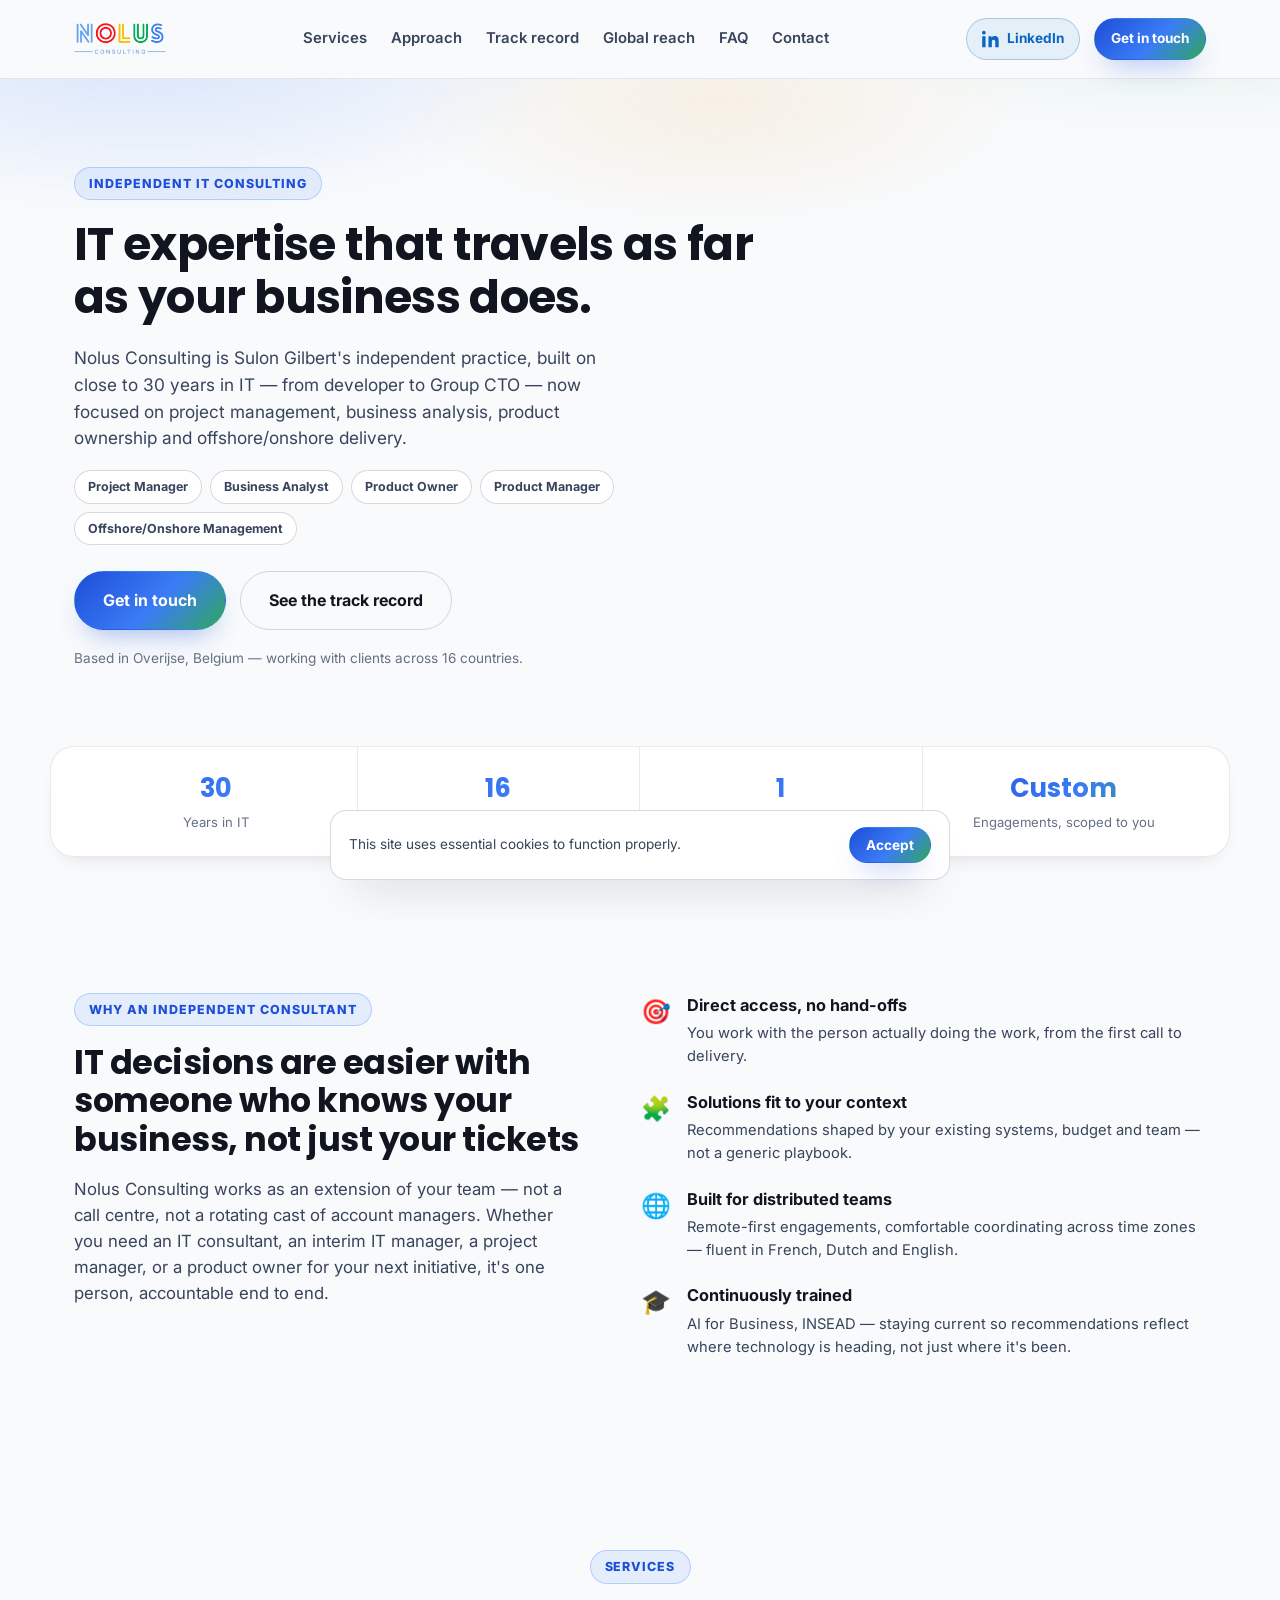
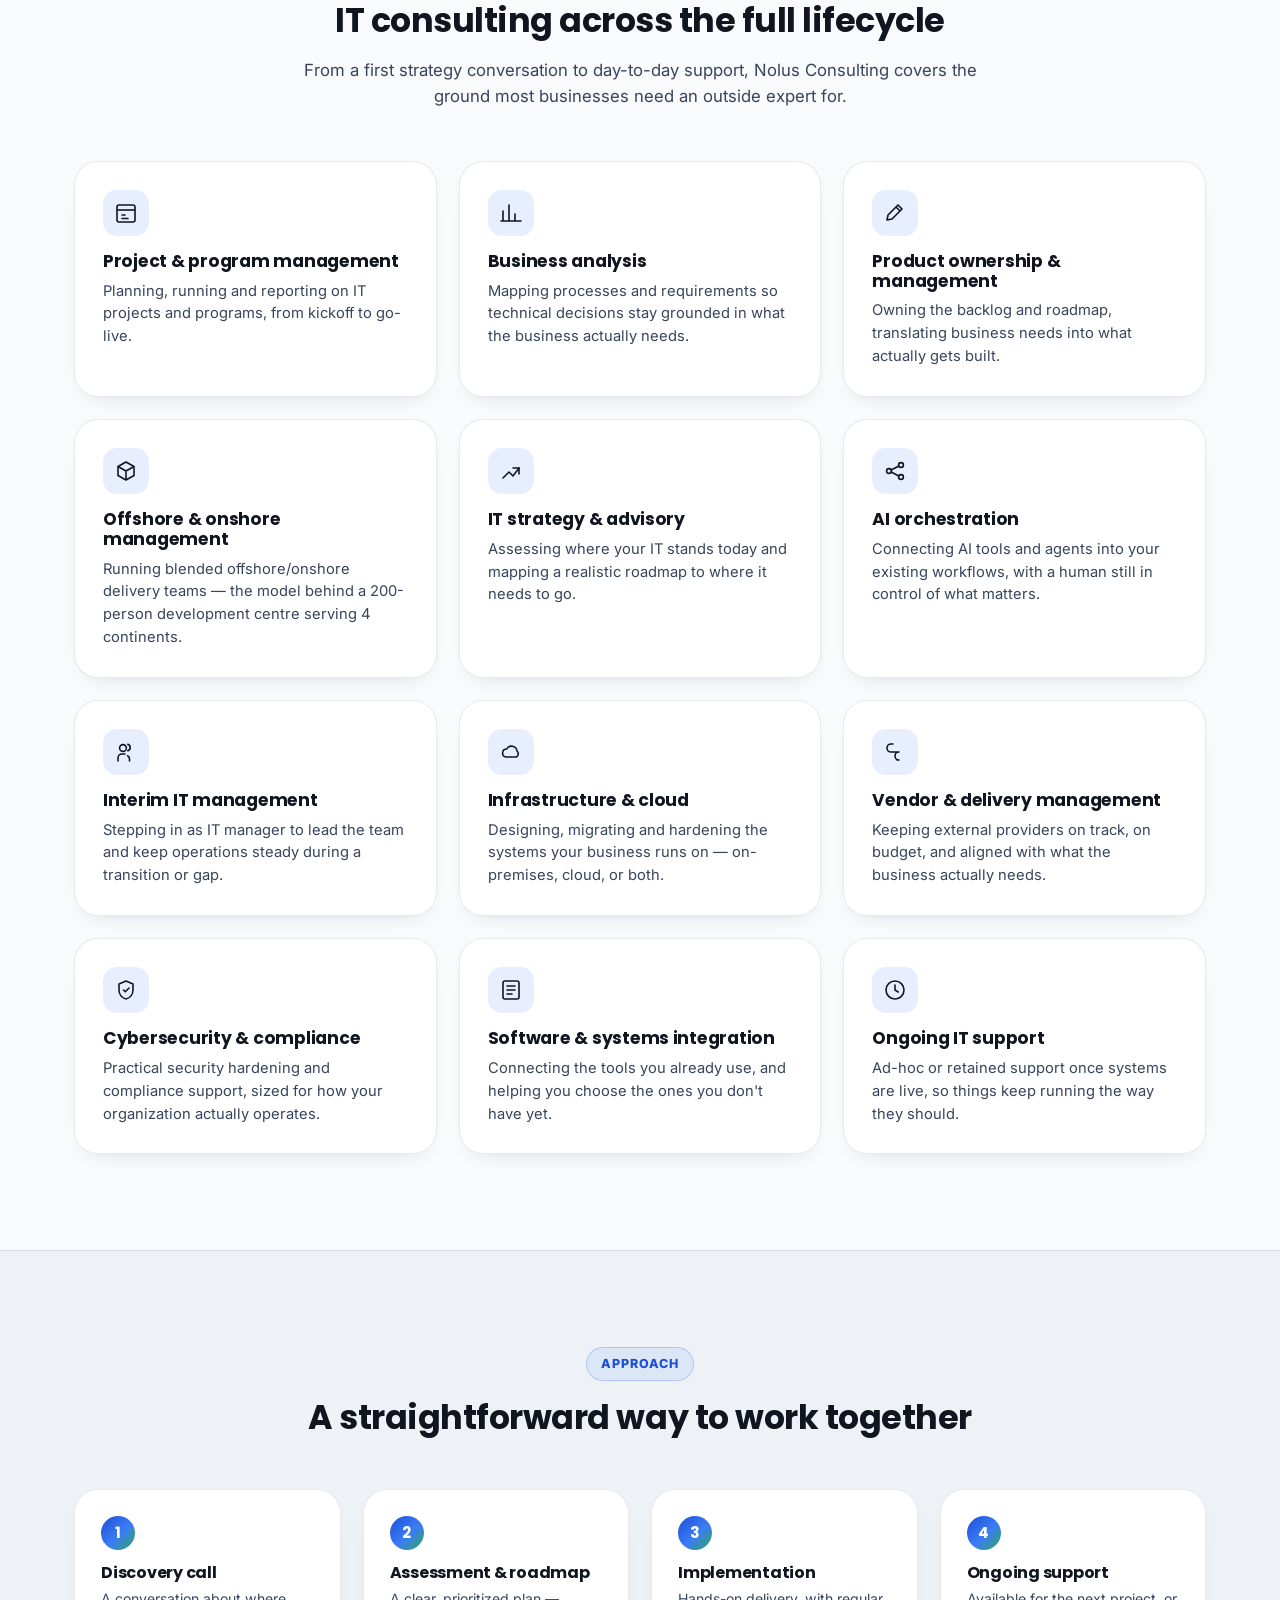
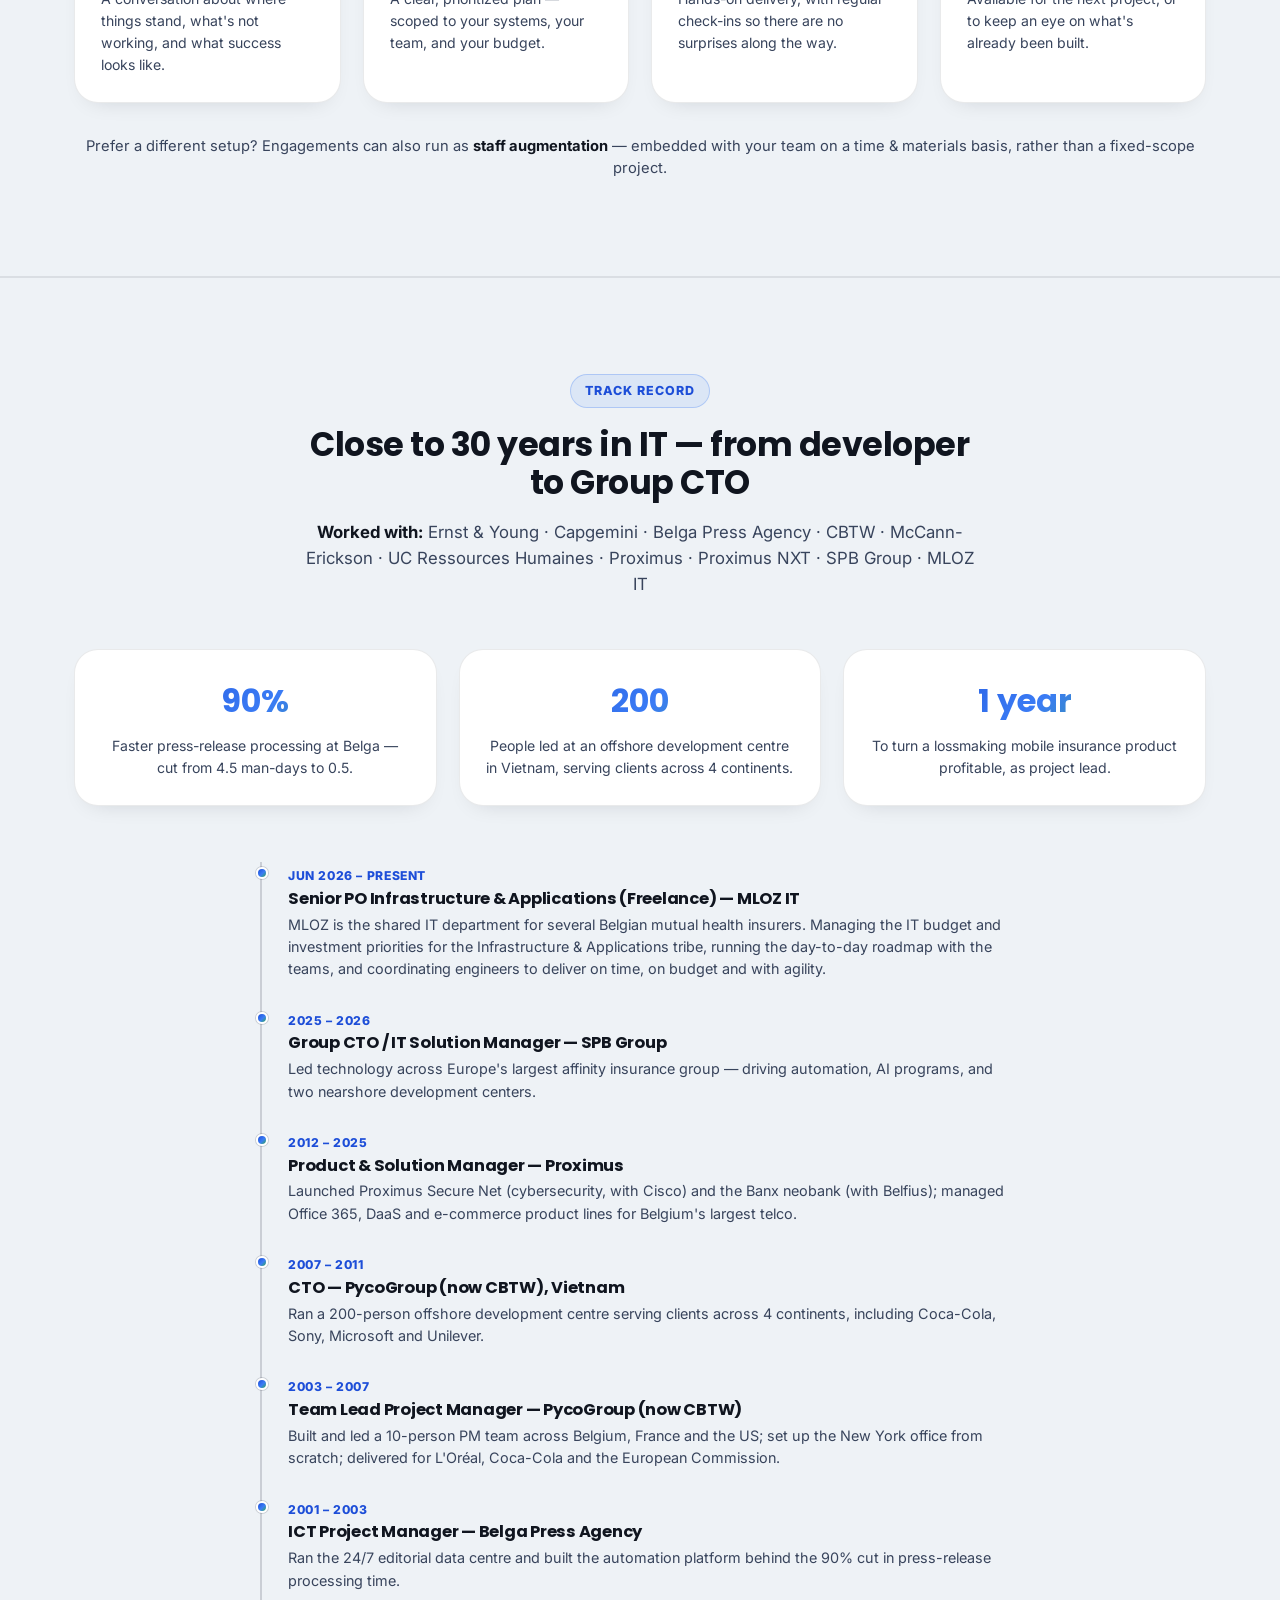
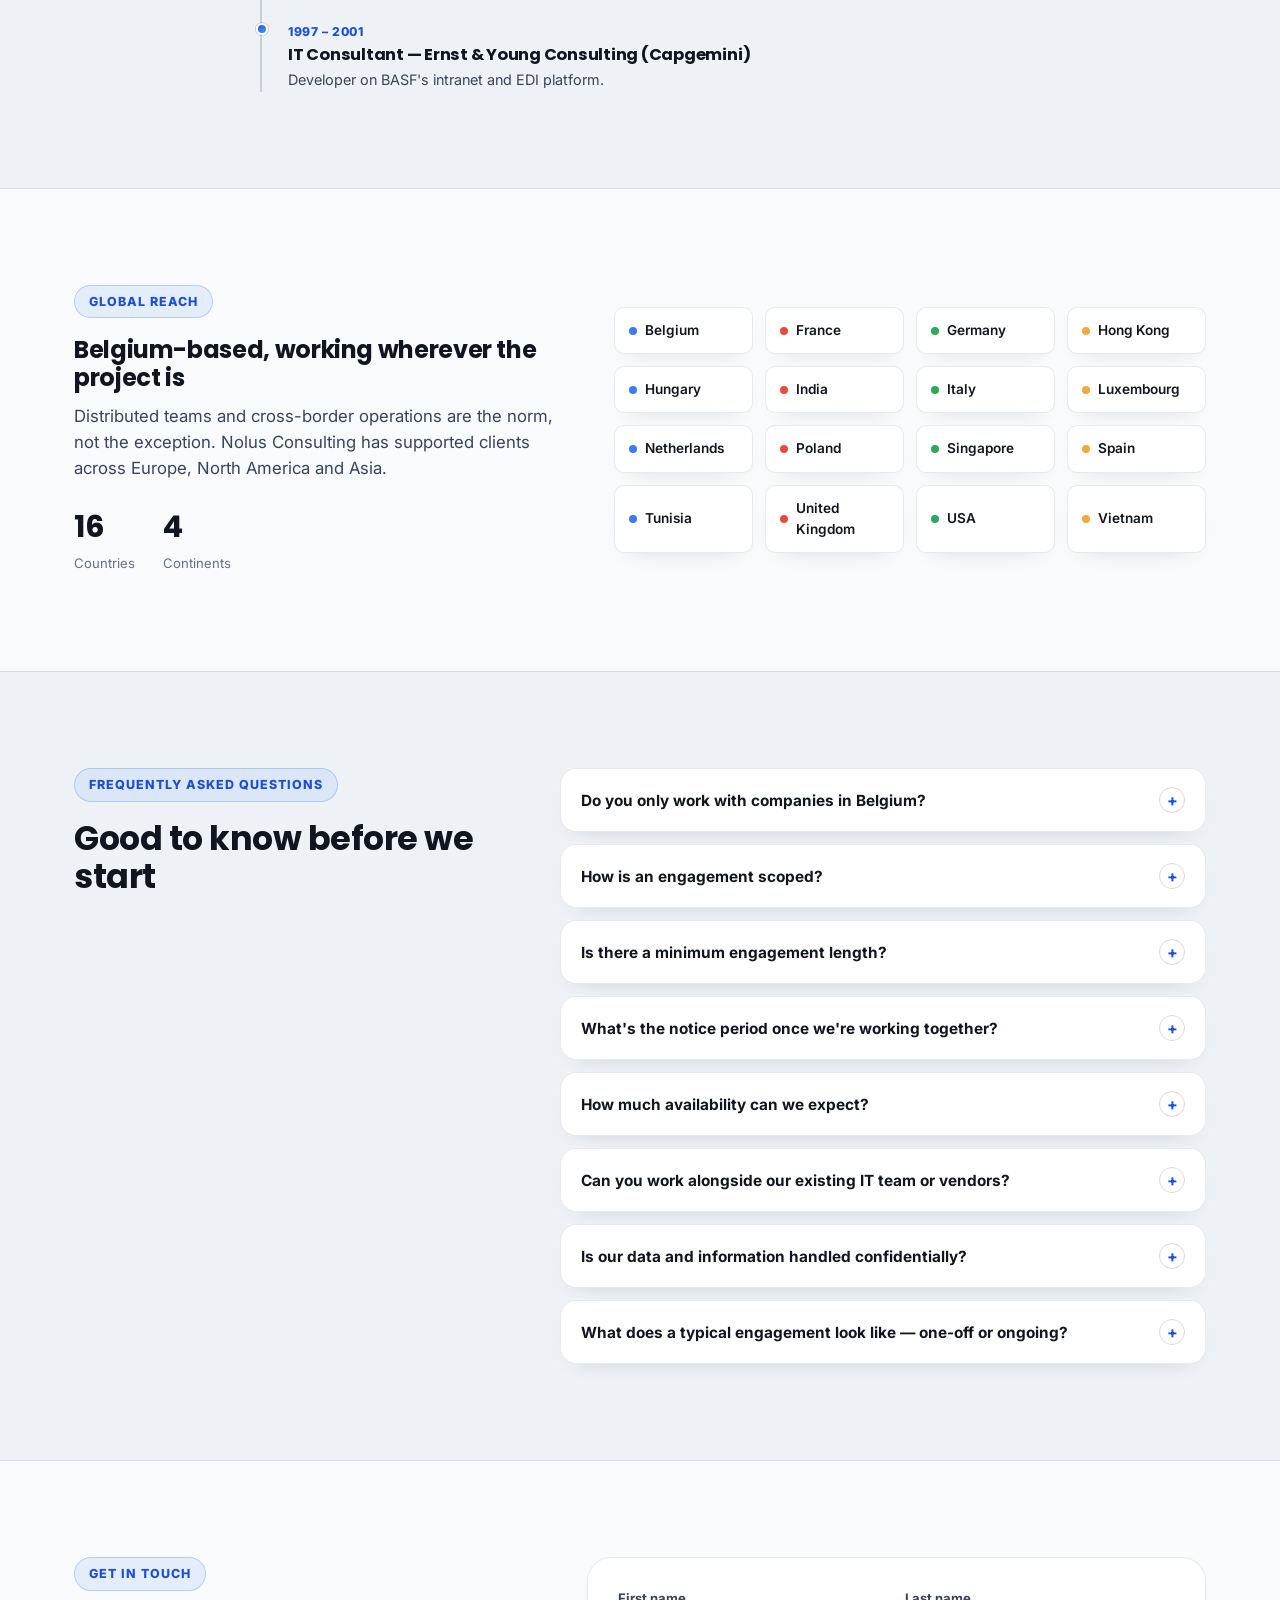
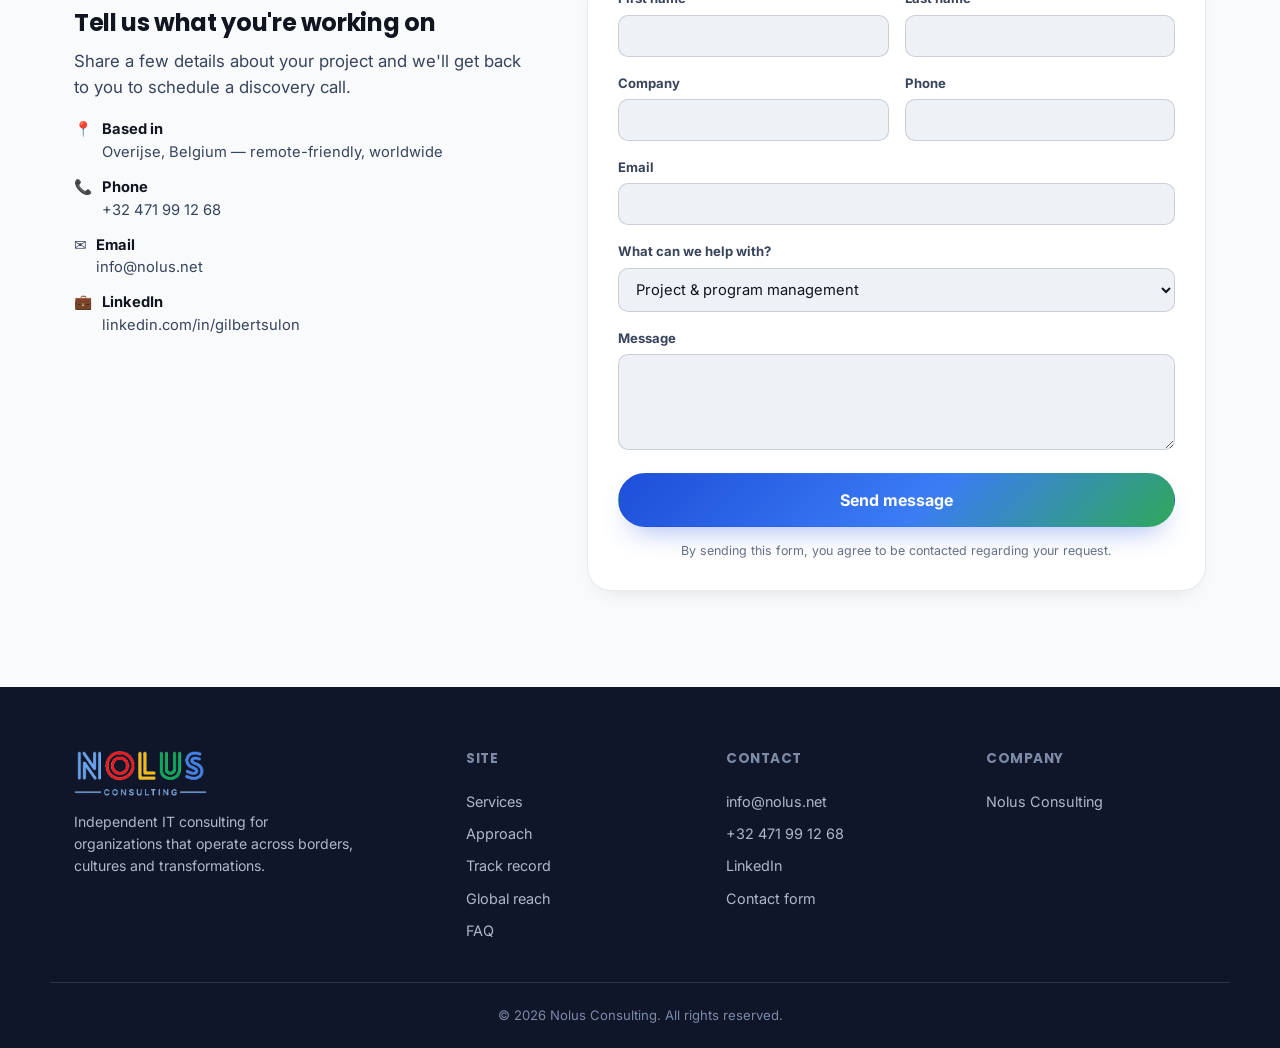
<file: index.html>
<!doctype html>
<html lang="en">
<head>
<meta charset="UTF-8">
<script src="assets/js/maintenance-check.js" data-mode="site"></script>
<meta name="viewport" content="width=device-width, initial-scale=1">
<title>Nolus Consulting — IT Consulting, Project &amp; Product Management</title>
<meta name="description" content="Nolus Consulting is Sulon Gilbert's independent practice, based in Overijse, Belgium — IT consulting, IT management, project management and product ownership for organizations across 16 countries.">
<link rel="icon" type="image/png" href="assets/img/favicon-n.png">
<link rel="preconnect" href="https://fonts.googleapis.com">
<link rel="preconnect" href="https://fonts.gstatic.com" crossorigin>
<link href="https://fonts.googleapis.com/css2?family=Poppins:wght@500;600;700&family=Inter:wght@400;500;600;700&display=swap" rel="stylesheet">
<link rel="stylesheet" href="assets/css/styles.css">
</head>
<body>

<!-- Skip link -->
<a class="skip-link" href="#main">Skip to content</a>

<!-- ============ HEADER ============ -->
<header class="site-header" id="top">
  <div class="container header-inner">
    <a href="#top" class="brand brand-sm">
      <img class="brand-logo" src="assets/img/nolus-logo.png" alt="Nolus Consulting" width="222" height="90">
    </a>

    <nav class="main-nav" id="mainNav" aria-label="Primary navigation">
      <a href="#services">Services</a>
      <a href="#approach">Approach</a>
      <a href="#track-record">Track record</a>
      <a href="#reach">Global reach</a>
      <a href="#faq">FAQ</a>
      <a href="#contact">Contact</a>
    </nav>

    <div class="header-actions">
      <a href="https://www.linkedin.com/in/gilbertsulon/" target="_blank" rel="noopener" class="linkedin-btn" aria-label="Gilbert Sulon on LinkedIn">
        <svg viewBox="0 0 24 24" fill="currentColor" width="18" height="18"><path d="M4.98 3.5C4.98 4.88 3.87 6 2.5 6S0 4.88 0 3.5 1.12 1 2.5 1s2.48 1.12 2.48 2.5zM.24 8.25h4.5V23H.24V8.25zM8.25 8.25h4.3v2.02h.06c.6-1.13 2.06-2.33 4.24-2.33 4.53 0 5.37 2.98 5.37 6.86V23h-4.5v-6.4c0-1.53-.03-3.5-2.13-3.5-2.14 0-2.47 1.67-2.47 3.39V23h-4.5V8.25z"/></svg>
        <span>LinkedIn</span>
      </a>
      <a href="#contact" class="btn btn-primary btn-sm">Get in touch</a>
      <button type="button" class="nav-toggle" id="navToggle" aria-label="Menu" aria-expanded="false" aria-controls="mainNav">
        <span></span><span></span><span></span>
      </button>
    </div>
  </div>
</header>

<main id="main">

  <!-- ============ HERO ============ -->
  <section class="hero">
    <div class="hero-glow" aria-hidden="true"></div>
    <div class="container hero-inner hero-inner-solo">
      <div class="hero-copy hero-copy-solo">
        <p class="eyebrow">Independent IT Consulting</p>
        <h1>IT expertise that travels as far as your business does.</h1>
        <p class="hero-sub">Nolus Consulting is Sulon Gilbert's independent practice, built on close to 30 years in IT — from developer to Group CTO — now focused on project management, business analysis, product ownership and offshore/onshore delivery.</p>
        <div class="role-badges">
          <span class="role-badge">Project Manager</span>
          <span class="role-badge">Business Analyst</span>
          <span class="role-badge">Product Owner</span>
          <span class="role-badge">Product Manager</span>
          <span class="role-badge">Offshore/Onshore Management</span>
        </div>
        <div class="hero-ctas">
          <a href="#contact" class="btn btn-primary btn-lg">Get in touch</a>
          <a href="#track-record" class="btn btn-ghost btn-lg">See the track record</a>
        </div>
        <p class="hero-trust">Based in Overijse, Belgium — working with clients across 16 countries.</p>
      </div>
    </div>

    <div class="stats-bar container">
      <div class="stat"><strong>30</strong><span>Years in IT</span></div>
      <div class="stat"><strong>16</strong><span>Countries served</span></div>
      <div class="stat"><strong>1</strong><span>Consultant, start to finish</span></div>
      <div class="stat"><strong>Custom</strong><span>Engagements, scoped to you</span></div>
    </div>
  </section>

  <!-- ============ WHY ============ -->
  <section class="section problem">
    <div class="container problem-grid">
      <div>
        <p class="eyebrow">Why an independent consultant</p>
        <h2>IT decisions are easier with someone who knows your business, not just your tickets</h2>
        <p class="section-lead">Nolus Consulting works as an extension of your team — not a call centre, not a rotating cast of account managers. Whether you need an IT consultant, an interim IT manager, a project manager, or a product owner for your next initiative, it's one person, accountable end to end.</p>
      </div>
      <ul class="problem-list">
        <li>
          <span class="problem-ico">🎯</span>
          <div>
            <strong>Direct access, no hand-offs</strong>
            <p>You work with the person actually doing the work, from the first call to delivery.</p>
          </div>
        </li>
        <li>
          <span class="problem-ico">🧩</span>
          <div>
            <strong>Solutions fit to your context</strong>
            <p>Recommendations shaped by your existing systems, budget and team — not a generic playbook.</p>
          </div>
        </li>
        <li>
          <span class="problem-ico">🌐</span>
          <div>
            <strong>Built for distributed teams</strong>
            <p>Remote-first engagements, comfortable coordinating across time zones — fluent in French, Dutch and English.</p>
          </div>
        </li>
        <li>
          <span class="problem-ico">🎓</span>
          <div>
            <strong>Continuously trained</strong>
            <p>AI for Business, INSEAD — staying current so recommendations reflect where technology is heading, not just where it's been.</p>
          </div>
        </li>
      </ul>
    </div>
  </section>

  <!-- ============ SERVICES ============ -->
  <section class="section" id="services">
    <div class="container">
      <div class="section-head">
        <p class="eyebrow">Services</p>
        <h2>IT consulting across the full lifecycle</h2>
        <p class="section-lead">From a first strategy conversation to day-to-day support, Nolus Consulting covers the ground most businesses need an outside expert for.</p>
      </div>

      <div class="features-grid">
        <article class="feature-card">
          <div class="feature-ico" aria-hidden="true">
            <svg viewBox="0 0 24 24" fill="none"><rect x="3" y="4" width="18" height="17" rx="2" stroke="currentColor" stroke-width="1.6"/><path d="M3 9h18" stroke="currentColor" stroke-width="1.6"/><path d="M8 14h3M8 17.5h6" stroke="currentColor" stroke-width="1.6" stroke-linecap="round"/></svg>
          </div>
          <h3>Project &amp; program management</h3>
          <p>Planning, running and reporting on IT projects and programs, from kickoff to go-live.</p>
        </article>

        <article class="feature-card">
          <div class="feature-ico" aria-hidden="true">
            <svg viewBox="0 0 24 24" fill="none"><path d="M4 20V10M10 20V4M16 20v-7M22 20H2" stroke="currentColor" stroke-width="1.6" stroke-linecap="round" stroke-linejoin="round"/></svg>
          </div>
          <h3>Business analysis</h3>
          <p>Mapping processes and requirements so technical decisions stay grounded in what the business actually needs.</p>
        </article>

        <article class="feature-card">
          <div class="feature-ico" aria-hidden="true">
            <svg viewBox="0 0 24 24" fill="none"><path d="M4 19l5-1 10-10-4-4L5 14l-1 5z" stroke="currentColor" stroke-width="1.6" stroke-linejoin="round"/><path d="M13 6l4 4" stroke="currentColor" stroke-width="1.6"/></svg>
          </div>
          <h3>Product ownership &amp; management</h3>
          <p>Owning the backlog and roadmap, translating business needs into what actually gets built.</p>
        </article>

        <article class="feature-card">
          <div class="feature-ico" aria-hidden="true">
            <svg viewBox="0 0 24 24" fill="none"><path d="M12 3l8 4.5v9L12 21l-8-4.5v-9L12 3z" stroke="currentColor" stroke-width="1.6" stroke-linejoin="round"/><path d="M4 7.5L12 12l8-4.5M12 12v9" stroke="currentColor" stroke-width="1.6" stroke-linejoin="round"/></svg>
          </div>
          <h3>Offshore &amp; onshore management</h3>
          <p>Running blended offshore/onshore delivery teams — the model behind a 200-person development centre serving 4 continents.</p>
        </article>

        <article class="feature-card">
          <div class="feature-ico" aria-hidden="true">
            <svg viewBox="0 0 24 24" fill="none"><path d="M4 19l6-6 4 4 6-8" stroke="currentColor" stroke-width="1.6" stroke-linecap="round" stroke-linejoin="round"/><path d="M14 9h6v6" stroke="currentColor" stroke-width="1.6" stroke-linecap="round" stroke-linejoin="round"/></svg>
          </div>
          <h3>IT strategy &amp; advisory</h3>
          <p>Assessing where your IT stands today and mapping a realistic roadmap to where it needs to go.</p>
        </article>

        <article class="feature-card">
          <div class="feature-ico" aria-hidden="true">
            <svg viewBox="0 0 24 24" fill="none"><circle cx="6" cy="12" r="2.4" stroke="currentColor" stroke-width="1.6"/><circle cx="18" cy="6" r="2.4" stroke="currentColor" stroke-width="1.6"/><circle cx="18" cy="18" r="2.4" stroke="currentColor" stroke-width="1.6"/><path d="M8.2 11l7.6-4M8.2 13l7.6 4" stroke="currentColor" stroke-width="1.6" stroke-linecap="round"/></svg>
          </div>
          <h3>AI orchestration</h3>
          <p>Connecting AI tools and agents into your existing workflows, with a human still in control of what matters.</p>
        </article>

        <article class="feature-card">
          <div class="feature-ico" aria-hidden="true">
            <svg viewBox="0 0 24 24" fill="none"><path d="M4 21v-3a4 4 0 014-4h3" stroke="currentColor" stroke-width="1.6" stroke-linecap="round"/><circle cx="9" cy="8" r="3.4" stroke="currentColor" stroke-width="1.6"/><path d="M15.5 21v-2.2a3.3 3.3 0 00-1.9-3M13.8 4.3a3.4 3.4 0 010 6.5" stroke="currentColor" stroke-width="1.6" stroke-linecap="round"/></svg>
          </div>
          <h3>Interim IT management</h3>
          <p>Stepping in as IT manager to lead the team and keep operations steady during a transition or gap.</p>
        </article>

        <article class="feature-card">
          <div class="feature-ico" aria-hidden="true">
            <svg viewBox="0 0 24 24" fill="none"><path d="M7 17a4 4 0 01.7-7.95A5.5 5.5 0 0118 11a3.7 3.7 0 01-.6 6H7z" stroke="currentColor" stroke-width="1.6" stroke-linejoin="round"/></svg>
          </div>
          <h3>Infrastructure &amp; cloud</h3>
          <p>Designing, migrating and hardening the systems your business runs on — on-premises, cloud, or both.</p>
        </article>

        <article class="feature-card">
          <div class="feature-ico" aria-hidden="true">
            <svg viewBox="0 0 24 24" fill="none"><path d="M8 12h8M8 12a4 4 0 010-8h2M16 12a4 4 0 000 8h-2" stroke="currentColor" stroke-width="1.6" stroke-linecap="round" stroke-linejoin="round"/></svg>
          </div>
          <h3>Vendor &amp; delivery management</h3>
          <p>Keeping external providers on track, on budget, and aligned with what the business actually needs.</p>
        </article>

        <article class="feature-card">
          <div class="feature-ico" aria-hidden="true">
            <svg viewBox="0 0 24 24" fill="none"><path d="M12 3l7 3v6c0 4.4-2.9 8.1-7 9-4.1-.9-7-4.6-7-9V6l7-3z" stroke="currentColor" stroke-width="1.6" stroke-linejoin="round"/><path d="M9.5 12l1.8 1.8L15 10" stroke="currentColor" stroke-width="1.6" stroke-linecap="round" stroke-linejoin="round"/></svg>
          </div>
          <h3>Cybersecurity &amp; compliance</h3>
          <p>Practical security hardening and compliance support, sized for how your organization actually operates.</p>
        </article>

        <article class="feature-card">
          <div class="feature-ico" aria-hidden="true">
            <svg viewBox="0 0 24 24" fill="none"><rect x="4" y="3" width="16" height="18" rx="2" stroke="currentColor" stroke-width="1.6"/><path d="M8 8h8M8 12h8M8 16h5" stroke="currentColor" stroke-width="1.6" stroke-linecap="round"/></svg>
          </div>
          <h3>Software &amp; systems integration</h3>
          <p>Connecting the tools you already use, and helping you choose the ones you don't have yet.</p>
        </article>

        <article class="feature-card">
          <div class="feature-ico" aria-hidden="true">
            <svg viewBox="0 0 24 24" fill="none"><circle cx="12" cy="12" r="9" stroke="currentColor" stroke-width="1.6"/><path d="M12 7v5l3.2 2" stroke="currentColor" stroke-width="1.6" stroke-linecap="round" stroke-linejoin="round"/></svg>
          </div>
          <h3>Ongoing IT support</h3>
          <p>Ad-hoc or retained support once systems are live, so things keep running the way they should.</p>
        </article>
      </div>
    </div>
  </section>

  <!-- ============ APPROACH ============ -->
  <section class="section section-alt" id="approach">
    <div class="container">
      <div class="section-head">
        <p class="eyebrow">Approach</p>
        <h2>A straightforward way to work together</h2>
      </div>

      <ol class="steps">
        <li class="step">
          <span class="step-num">1</span>
          <h3>Discovery call</h3>
          <p>A conversation about where things stand, what's not working, and what success looks like.</p>
        </li>
        <li class="step">
          <span class="step-num">2</span>
          <h3>Assessment &amp; roadmap</h3>
          <p>A clear, prioritized plan — scoped to your systems, your team, and your budget.</p>
        </li>
        <li class="step">
          <span class="step-num">3</span>
          <h3>Implementation</h3>
          <p>Hands-on delivery, with regular check-ins so there are no surprises along the way.</p>
        </li>
        <li class="step">
          <span class="step-num">4</span>
          <h3>Ongoing support</h3>
          <p>Available for the next project, or to keep an eye on what's already been built.</p>
        </li>
      </ol>

      <p class="approach-note">Prefer a different setup? Engagements can also run as <strong>staff augmentation</strong> — embedded with your team on a time &amp; materials basis, rather than a fixed-scope project.</p>
    </div>
  </section>

  <!-- ============ TRACK RECORD ============ -->
  <section class="section section-alt" id="track-record">
    <div class="container">
      <div class="section-head">
        <p class="eyebrow">Track record</p>
        <h2>Close to 30 years in IT — from developer to Group CTO</h2>
        <p class="section-lead trust-strip"><strong>Worked with:</strong> Ernst &amp; Young · Capgemini · Belga Press Agency · CBTW · McCann-Erickson · UC Ressources Humaines · Proximus · Proximus NXT · SPB Group · MLOZ IT</p>
      </div>

      <div class="highlights-grid">
        <div class="highlight-card">
          <strong>90%</strong>
          <p>Faster press-release processing at Belga — cut from 4.5 man-days to 0.5.</p>
        </div>
        <div class="highlight-card">
          <strong>200</strong>
          <p>People led at an offshore development centre in Vietnam, serving clients across 4 continents.</p>
        </div>
        <div class="highlight-card">
          <strong>1 year</strong>
          <p>To turn a lossmaking mobile insurance product profitable, as project lead.</p>
        </div>
      </div>

      <ol class="timeline">
        <li>
          <span class="timeline-date">Jun 2026 – Present</span>
          <h3>Senior PO Infrastructure &amp; Applications (Freelance) — MLOZ IT</h3>
          <p>MLOZ is the shared IT department for several Belgian mutual health insurers. Managing the IT budget and investment priorities for the Infrastructure &amp; Applications tribe, running the day-to-day roadmap with the teams, and coordinating engineers to deliver on time, on budget and with agility.</p>
        </li>
        <li>
          <span class="timeline-date">2025 – 2026</span>
          <h3>Group CTO / IT Solution Manager — SPB Group</h3>
          <p>Led technology across Europe's largest affinity insurance group — driving automation, AI programs, and two nearshore development centers.</p>
        </li>
        <li>
          <span class="timeline-date">2012 – 2025</span>
          <h3>Product &amp; Solution Manager — Proximus</h3>
          <p>Launched Proximus Secure Net (cybersecurity, with Cisco) and the Banx neobank (with Belfius); managed Office 365, DaaS and e-commerce product lines for Belgium's largest telco.</p>
        </li>
        <li>
          <span class="timeline-date">2007 – 2011</span>
          <h3>CTO — PycoGroup (now CBTW), Vietnam</h3>
          <p>Ran a 200-person offshore development centre serving clients across 4 continents, including Coca-Cola, Sony, Microsoft and Unilever.</p>
        </li>
        <li>
          <span class="timeline-date">2003 – 2007</span>
          <h3>Team Lead Project Manager — PycoGroup (now CBTW)</h3>
          <p>Built and led a 10-person PM team across Belgium, France and the US; set up the New York office from scratch; delivered for L'Oréal, Coca-Cola and the European Commission.</p>
        </li>
        <li>
          <span class="timeline-date">2001 – 2003</span>
          <h3>ICT Project Manager — Belga Press Agency</h3>
          <p>Ran the 24/7 editorial data centre and built the automation platform behind the 90% cut in press-release processing time.</p>
        </li>
        <li>
          <span class="timeline-date">1997 – 2001</span>
          <h3>IT Consultant — Ernst &amp; Young Consulting (Capgemini)</h3>
          <p>Developer on BASF's intranet and EDI platform.</p>
        </li>
      </ol>
    </div>
  </section>

  <!-- ============ GLOBAL REACH ============ -->
  <section class="section" id="reach">
    <div class="container reach-layout">
      <div class="reach-copy">
        <p class="eyebrow">Global reach</p>
        <h2>Belgium-based, working wherever the project is</h2>
        <p class="section-lead">Distributed teams and cross-border operations are the norm, not the exception. Nolus Consulting has supported clients across Europe, North America and Asia.</p>
        <div class="reach-stats">
          <div class="reach-stat"><strong>16</strong><span>Countries</span></div>
          <div class="reach-stat"><strong>4</strong><span>Continents</span></div>
        </div>
      </div>
      <div class="country-grid">
        <span class="country-chip"><span class="dot" style="background:var(--blue)"></span>Belgium</span>
        <span class="country-chip"><span class="dot" style="background:var(--red)"></span>France</span>
        <span class="country-chip"><span class="dot" style="background:var(--green)"></span>Germany</span>
        <span class="country-chip"><span class="dot" style="background:var(--amber)"></span>Hong Kong</span>
        <span class="country-chip"><span class="dot" style="background:var(--blue)"></span>Hungary</span>
        <span class="country-chip"><span class="dot" style="background:var(--red)"></span>India</span>
        <span class="country-chip"><span class="dot" style="background:var(--green)"></span>Italy</span>
        <span class="country-chip"><span class="dot" style="background:var(--amber)"></span>Luxembourg</span>
        <span class="country-chip"><span class="dot" style="background:var(--blue)"></span>Netherlands</span>
        <span class="country-chip"><span class="dot" style="background:var(--red)"></span>Poland</span>
        <span class="country-chip"><span class="dot" style="background:var(--green)"></span>Singapore</span>
        <span class="country-chip"><span class="dot" style="background:var(--amber)"></span>Spain</span>
        <span class="country-chip"><span class="dot" style="background:var(--blue)"></span>Tunisia</span>
        <span class="country-chip"><span class="dot" style="background:var(--red)"></span>United Kingdom</span>
        <span class="country-chip"><span class="dot" style="background:var(--green)"></span>USA</span>
        <span class="country-chip"><span class="dot" style="background:var(--amber)"></span>Vietnam</span>
      </div>
    </div>
  </section>

  <!-- ============ FAQ ============ -->
  <section class="section section-alt" id="faq">
    <div class="container faq-layout">
      <div class="section-head faq-head">
        <p class="eyebrow">Frequently asked questions</p>
        <h2>Good to know before we start</h2>
      </div>

      <div class="faq-list">
        <div class="faq-item">
          <button type="button" class="faq-question" aria-expanded="false">
            <span>Do you only work with companies in Belgium?</span>
            <span class="faq-icon" aria-hidden="true">+</span>
          </button>
          <div class="faq-answer"><p>No. Nolus Consulting is based in Overijse, Belgium, but engagements are remote-friendly.</p></div>
        </div>
        <div class="faq-item">
          <button type="button" class="faq-question" aria-expanded="false">
            <span>How is an engagement scoped?</span>
            <span class="faq-icon" aria-hidden="true">+</span>
          </button>
          <div class="faq-answer"><p>Every engagement starts with a discovery call and a written scope before any work begins, so expectations are clear on both sides.</p></div>
        </div>
        <div class="faq-item">
          <button type="button" class="faq-question" aria-expanded="false">
            <span>Is there a minimum engagement length?</span>
            <span class="faq-icon" aria-hidden="true">+</span>
          </button>
          <div class="faq-answer"><p>No fixed minimum — a short, well-defined assessment is fine. Most engagements settle into a few months once the scope is clear, and staff-augmentation setups can run for as long as you need the extra capacity.</p></div>
        </div>
        <div class="faq-item">
          <button type="button" class="faq-question" aria-expanded="false">
            <span>What's the notice period once we're working together?</span>
            <span class="faq-icon" aria-hidden="true">+</span>
          </button>
          <div class="faq-answer"><p>Typically 2–4 weeks for ongoing or staff-augmentation engagements, agreed upfront in the written scope — enough to hand over cleanly, not enough to lock you in.</p></div>
        </div>
        <div class="faq-item">
          <button type="button" class="faq-question" aria-expanded="false">
            <span>How much availability can we expect?</span>
            <span class="faq-icon" aria-hidden="true">+</span>
          </button>
          <div class="faq-answer"><p>As a solo consultant, Nolus Consulting takes on a limited number of engagements at a time. Availability — part-time, full-time, or ad hoc — is confirmed during the discovery call, before anything is signed.</p></div>
        </div>
        <div class="faq-item">
          <button type="button" class="faq-question" aria-expanded="false">
            <span>Can you work alongside our existing IT team or vendors?</span>
            <span class="faq-icon" aria-hidden="true">+</span>
          </button>
          <div class="faq-answer"><p>Yes. Many engagements are set up to complement an in-house team or an existing provider rather than replace them.</p></div>
        </div>
        <div class="faq-item">
          <button type="button" class="faq-question" aria-expanded="false">
            <span>Is our data and information handled confidentially?</span>
            <span class="faq-icon" aria-hidden="true">+</span>
          </button>
          <div class="faq-answer"><p>Yes. Confidentiality is standard practice, and an NDA can be signed before any details are shared.</p></div>
        </div>
        <div class="faq-item">
          <button type="button" class="faq-question" aria-expanded="false">
            <span>What does a typical engagement look like — one-off or ongoing?</span>
            <span class="faq-icon" aria-hidden="true">+</span>
          </button>
          <div class="faq-answer"><p>Both. Some engagements are a fixed project with a clear end date; others continue as retained, ongoing support.</p></div>
        </div>
      </div>
    </div>
  </section>

  <!-- ============ CONTACT ============ -->
  <section class="section" id="contact">
    <div class="container contact-grid">
      <div class="contact-copy">
        <p class="eyebrow">Get in touch</p>
        <h2>Tell us what you're working on</h2>
        <p class="section-lead">Share a few details about your project and we'll get back to you to schedule a discovery call.</p>
        <ul class="contact-points">
          <li>📍 <span><strong>Based in</strong><br>Overijse, Belgium — remote-friendly, worldwide</span></li>
          <li>📞 <span><strong>Phone</strong><br><a href="tel:+32471991268">+32 471 99 12 68</a></span></li>
          <li>✉️ <span><strong>Email</strong><br><a href="mailto:info@nolus.net">info@nolus.net</a></span></li>
          <li>💼 <span><strong>LinkedIn</strong><br><a href="https://www.linkedin.com/in/gilbertsulon/" target="_blank" rel="noopener">linkedin.com/in/gilbertsulon</a></span></li>
        </ul>
      </div>

      <form class="contact-form" id="contactForm" novalidate>
        <div class="form-row">
          <div class="form-field">
            <label for="firstName">First name</label>
            <input type="text" id="firstName" name="firstName" required>
          </div>
          <div class="form-field">
            <label for="lastName">Last name</label>
            <input type="text" id="lastName" name="lastName" required>
          </div>
        </div>
        <div class="form-row">
          <div class="form-field">
            <label for="company">Company</label>
            <input type="text" id="company" name="company">
          </div>
          <div class="form-field">
            <label for="phone">Phone</label>
            <input type="tel" id="phone" name="phone">
          </div>
        </div>
        <div class="form-field">
          <label for="email">Email</label>
          <input type="email" id="email" name="email" required>
        </div>
        <div class="form-field">
          <label for="topic">What can we help with?</label>
          <select id="topic" name="topic">
            <option value="pm">Project &amp; program management</option>
            <option value="ba">Business analysis</option>
            <option value="po">Product ownership &amp; management</option>
            <option value="offshore">Offshore &amp; onshore management</option>
            <option value="strategy">IT strategy &amp; advisory</option>
            <option value="ai">AI orchestration</option>
            <option value="itmgmt">Interim IT management</option>
            <option value="infra">Infrastructure &amp; cloud</option>
            <option value="security">Cybersecurity &amp; compliance</option>
            <option value="support">Ongoing IT support</option>
            <option value="other">Other</option>
          </select>
        </div>
        <div class="form-field">
          <label for="message">Message</label>
          <textarea id="message" name="message" rows="4" required></textarea>
        </div>
        <button type="submit" class="btn btn-primary btn-lg btn-block">Send message</button>
        <p class="form-note">By sending this form, you agree to be contacted regarding your request.</p>
        <p class="form-success" id="formSuccess" role="status">Opening your email client to send this to info@nolus.net — please hit send there to complete your request.</p>
      </form>
    </div>
  </section>

</main>

<!-- ============ FOOTER ============ -->
<footer class="site-footer">
  <div class="container footer-inner">
    <div class="footer-brand">
      <a href="#top" class="brand">
        <img class="brand-logo" src="assets/img/nolus-logo.png" alt="Nolus Consulting" width="222" height="90">
      </a>
      <p>Independent IT consulting for organizations that operate across borders, cultures and transformations.</p>
    </div>

    <div class="footer-col">
      <h4>Site</h4>
      <a href="#services">Services</a>
      <a href="#approach">Approach</a>
      <a href="#track-record">Track record</a>
      <a href="#reach">Global reach</a>
      <a href="#faq">FAQ</a>
    </div>
    <div class="footer-col">
      <h4>Contact</h4>
      <a href="mailto:info@nolus.net">info@nolus.net</a>
      <a href="tel:+32471991268">+32 471 99 12 68</a>
      <a href="https://www.linkedin.com/in/gilbertsulon/" target="_blank" rel="noopener">LinkedIn</a>
      <a href="#contact">Contact form</a>
    </div>
    <div class="footer-col">
      <h4>Company</h4>
      <span>Nolus Consulting</span>
    </div>
  </div>
  <div class="container footer-bottom">
    <p>© 2026 Nolus Consulting. All rights reserved.</p>
  </div>
</footer>

<!-- ============ COOKIE BANNER ============ -->
<div class="cookie-banner" id="cookieBanner" role="dialog" aria-live="polite">
  <p>This site uses essential cookies to function properly.</p>
  <button type="button" class="btn btn-primary btn-sm" id="cookieAccept">Accept</button>
</div>

<script src="assets/js/main.js"></script>
</body>
</html>
</file>
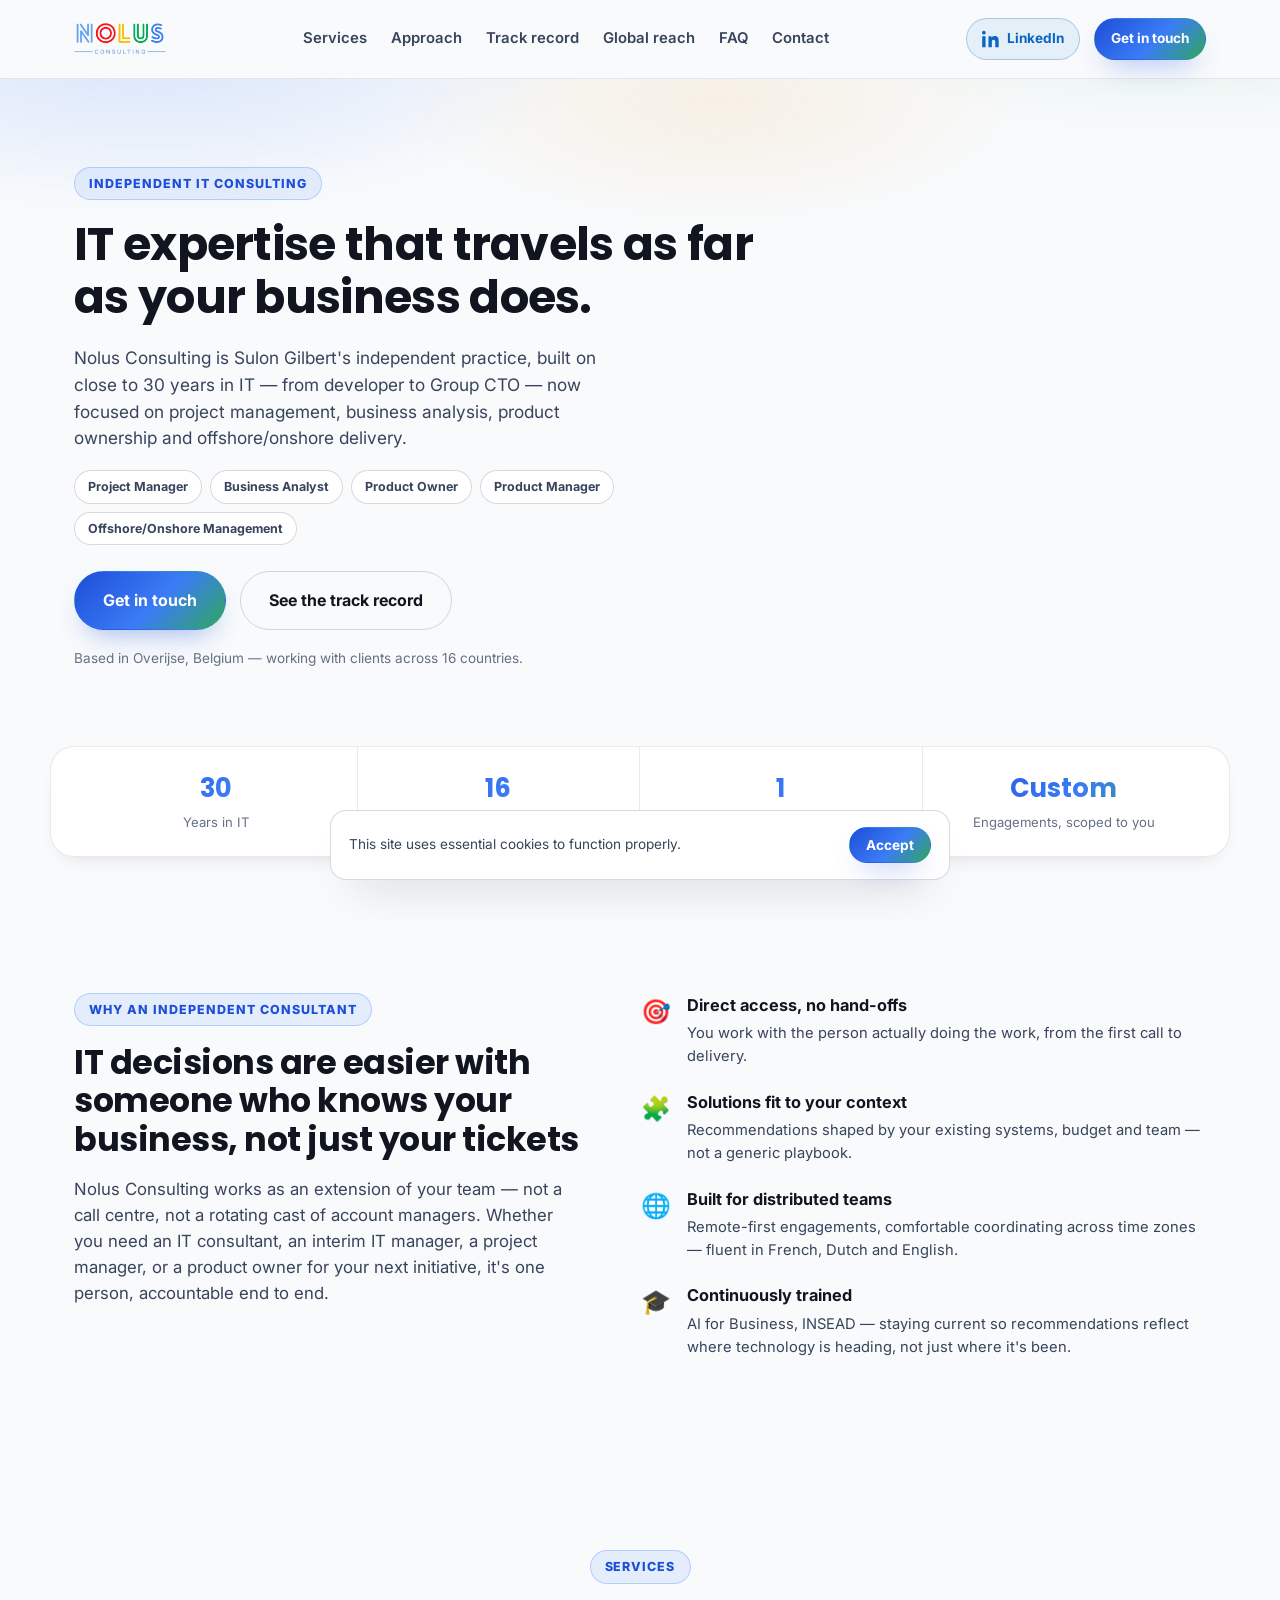
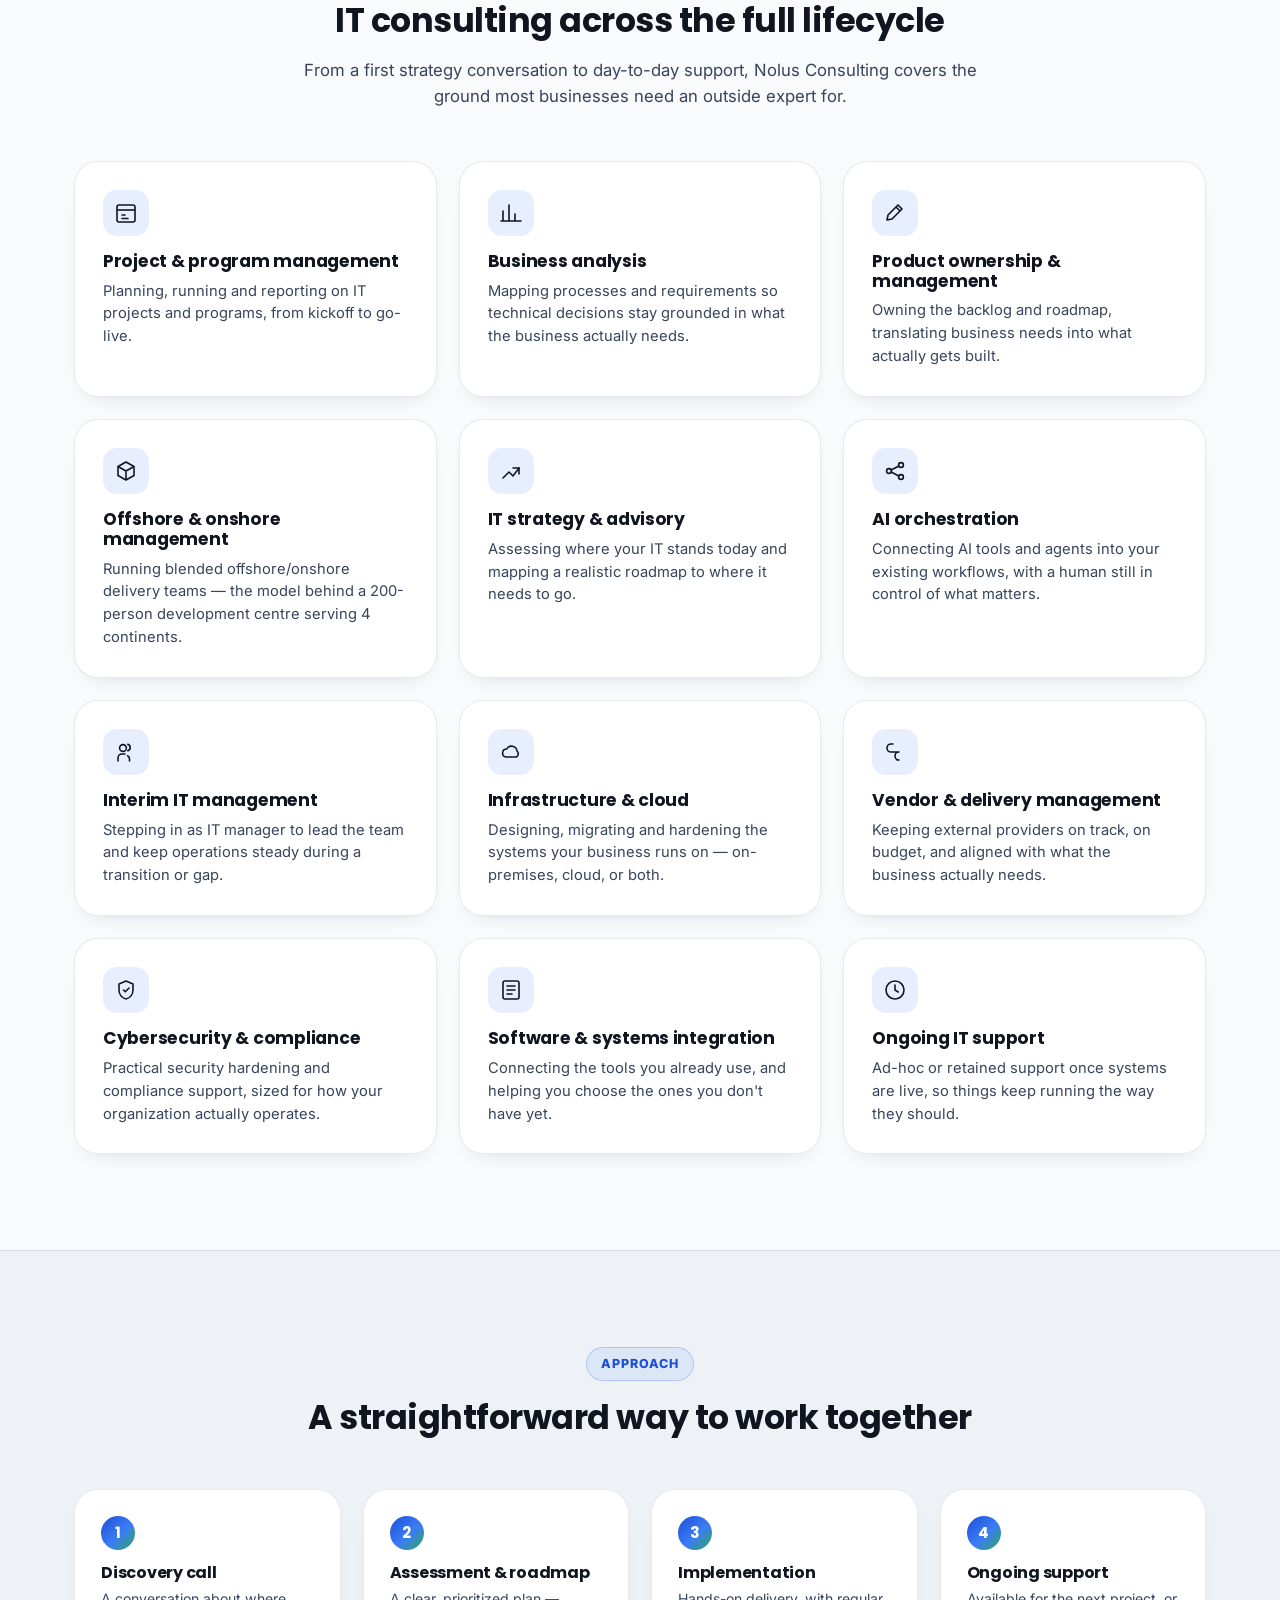
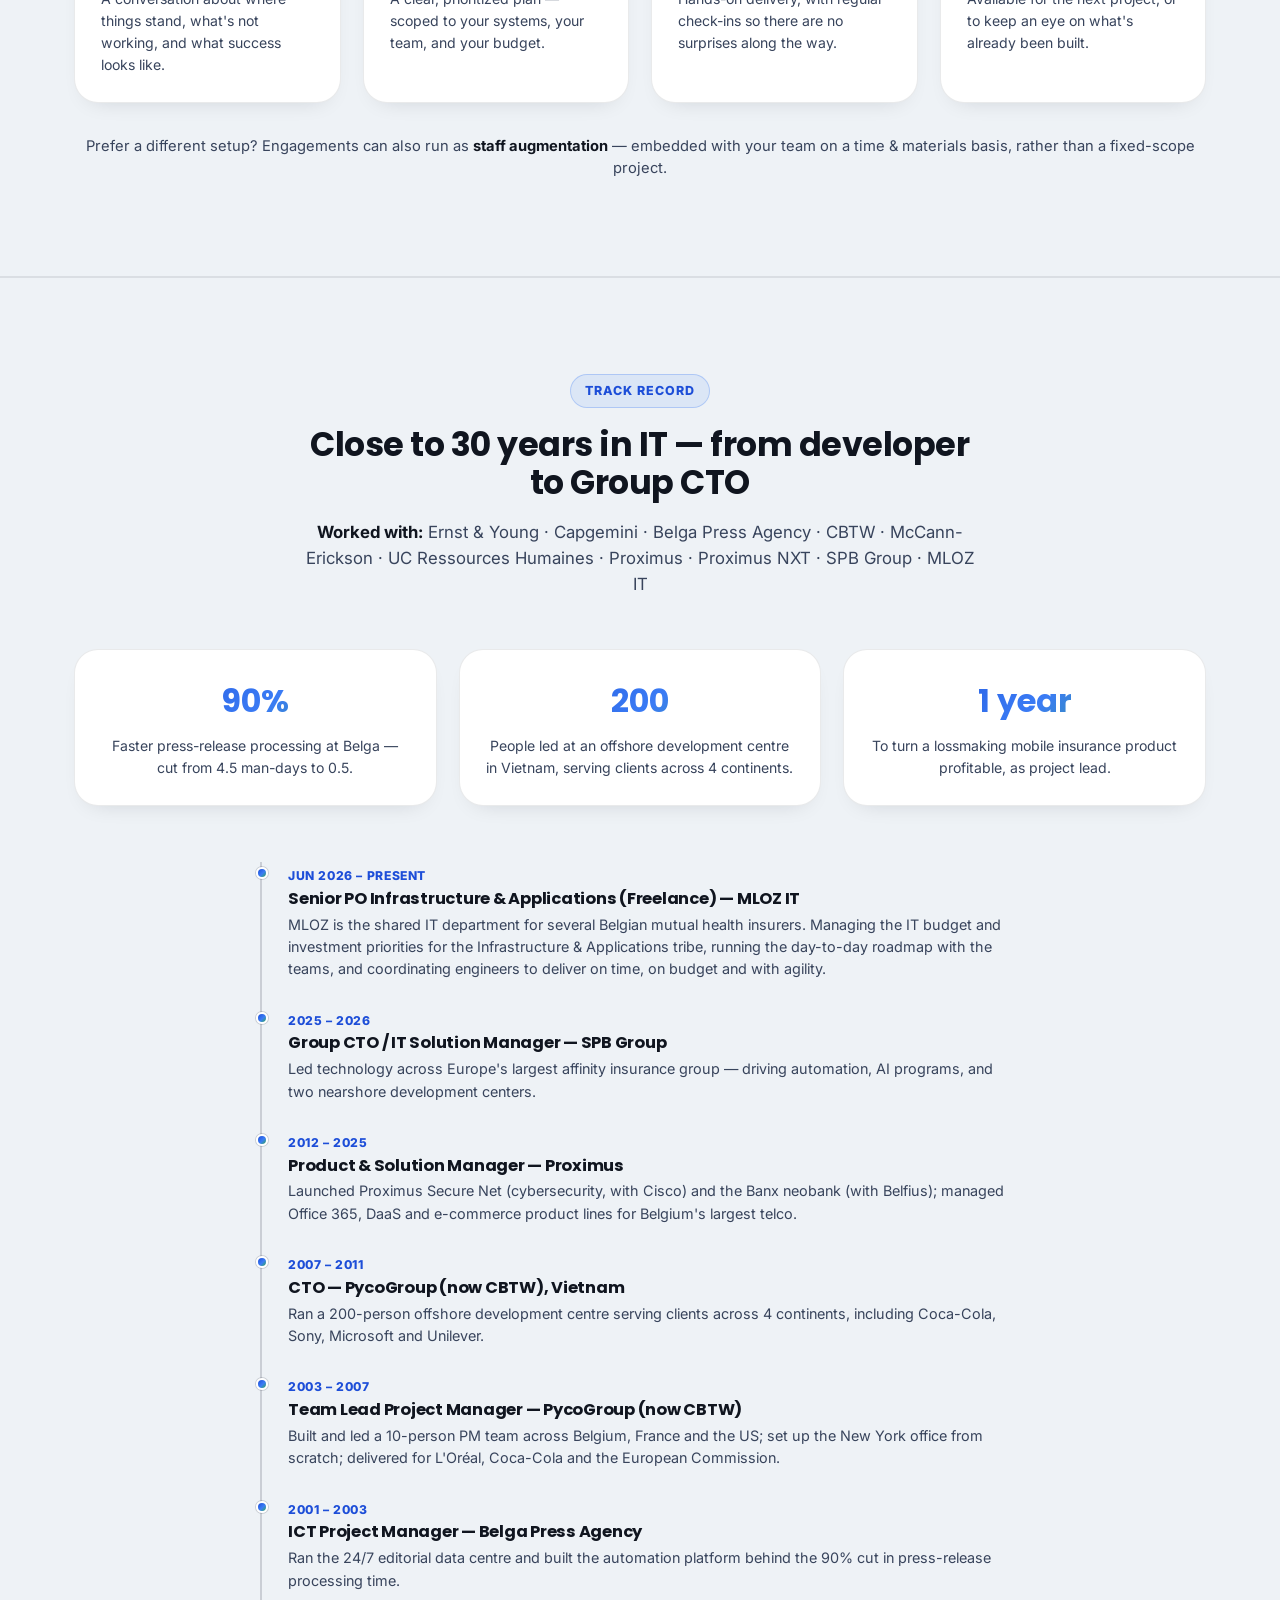
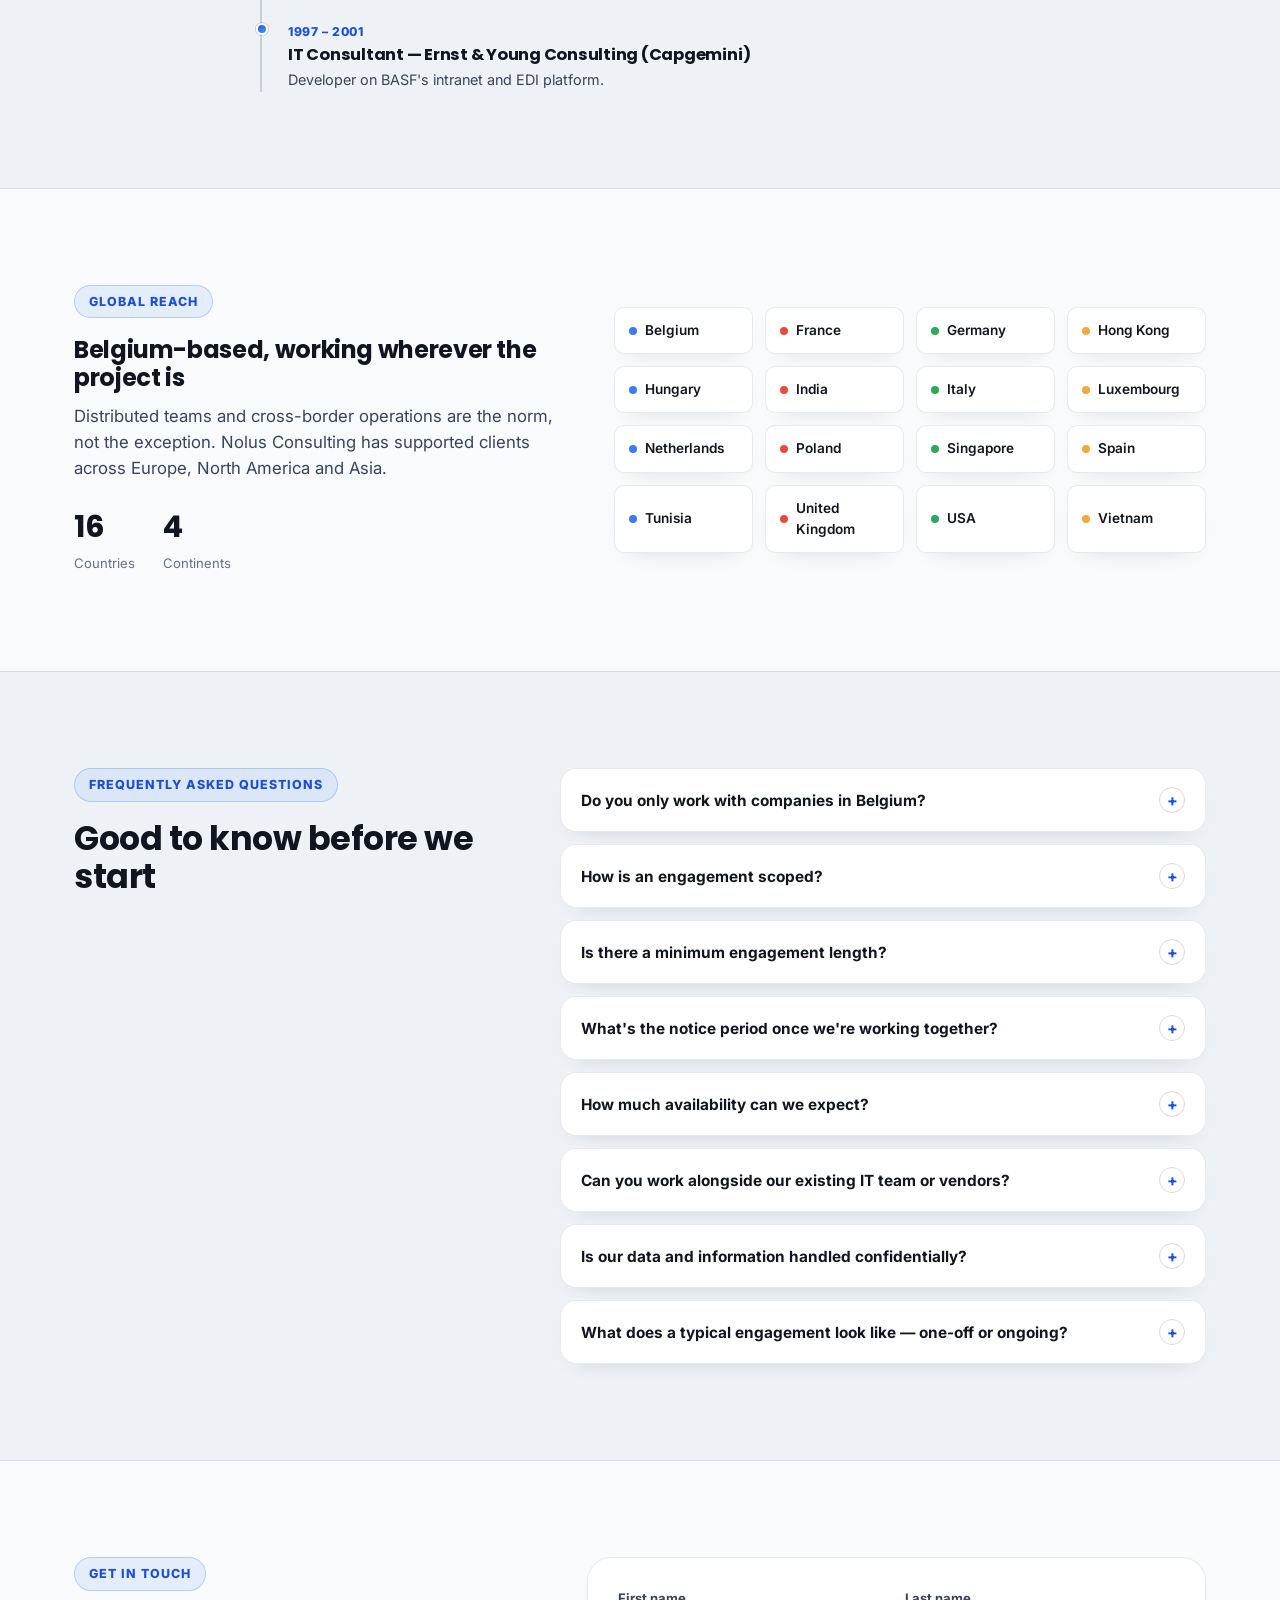
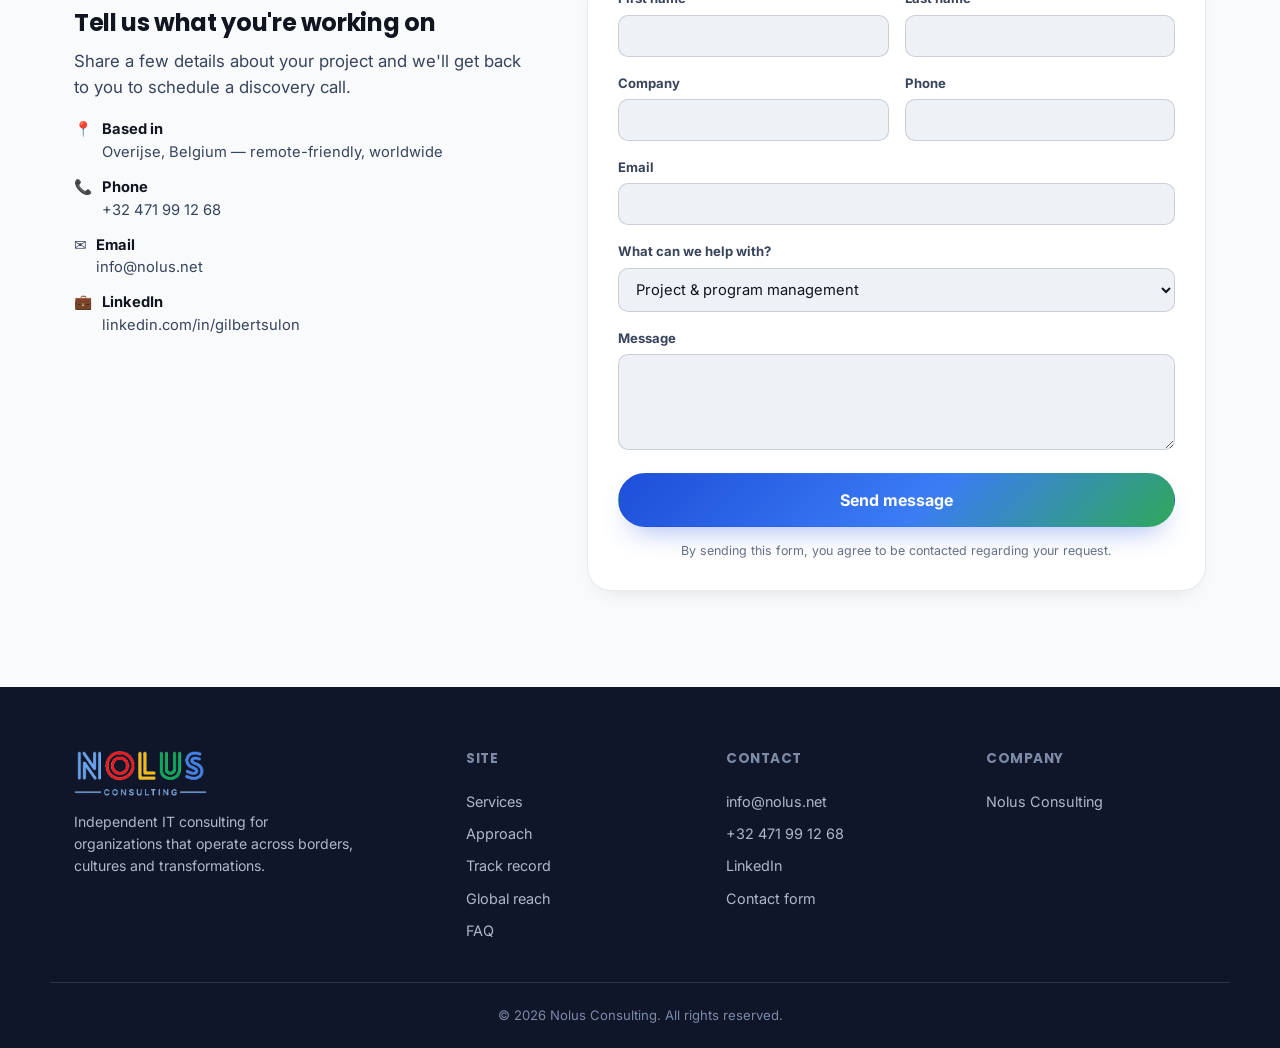
<file: maintenance.html>
<!doctype html>
<html lang="en">
<head>
<meta charset="UTF-8">
<script src="assets/js/maintenance-check.js" data-mode="maintenance"></script>
<meta name="viewport" content="width=device-width, initial-scale=1">
<title>Nolus Consulting — Maintenance</title>
<meta name="description" content="This site is temporarily under maintenance. Thank you for your patience, we'll be back very soon.">
<meta name="robots" content="noindex">
<link rel="icon" type="image/png" href="assets/img/favicon-n.png">
<link rel="preconnect" href="https://fonts.googleapis.com">
<link rel="preconnect" href="https://fonts.gstatic.com" crossorigin>
<link href="https://fonts.googleapis.com/css2?family=Poppins:wght@500;600;700&family=Inter:wght@400;500;600;700&display=swap" rel="stylesheet">
<link rel="stylesheet" href="assets/css/styles.css">
</head>
<body>

<div class="maintenance-page">
  <div class="hero-glow" aria-hidden="true"></div>

  <div class="maintenance-card">
    <a href="index.html" class="brand maintenance-brand">
      <img class="brand-logo" src="assets/img/nolus-logo.png" alt="Nolus Consulting" width="222" height="90">
    </a>

    <div class="maintenance-icon" aria-hidden="true">
      <svg viewBox="0 0 24 24" fill="none"><path d="M14.7 6.3a4 4 0 00-5.4 5.4L3 18v3h3l6.3-6.3a4 4 0 005.4-5.4l-2.65 2.65a1.5 1.5 0 01-2.1-2.1L14.7 6.3z" stroke="#1D4ED8" stroke-width="1.6" stroke-linejoin="round" stroke-linecap="round"/></svg>
    </div>

    <p class="eyebrow">Under maintenance</p>
    <h1>We'll be back very soon</h1>
    <p>Our site is currently undergoing maintenance to improve your experience. Thank you for your patience — we'll be back shortly.</p>
    <div class="maintenance-dots" aria-hidden="true"><span></span><span></span><span></span></div>
  </div>
</div>

</body>
</html>
</file>
<file: assets/css/styles.css>
/* ==========================================================
   Nolus Consulting — styles
   ========================================================== */

:root{
  --bg: #F8FAFC;
  --bg-alt: #EEF2F6;
  --surface: #FFFFFF;
  --surface-2: #F8FAFC;
  --border: rgba(15,23,42,0.09);
  --border-strong: rgba(15,23,42,0.16);
  --text: #10151F;
  --text-dim: #38445C;
  --text-mute: #667085;

  --blue: #3B7CF5;
  --blue-ink: #1D4ED8;
  --red: #E94A3F;
  --green: #2FA85A;
  --amber: #F2A93B;

  --accent: var(--blue);
  --accent-ink: var(--blue-ink);
  --accent-grad: linear-gradient(135deg, #1D4ED8 0%, #3B7CF5 55%, #2FA85A 100%);
  --ok: #1F8A4C;

  --radius-lg: 24px;
  --radius-md: 16px;
  --radius-sm: 10px;
  --shadow-lg: 0 24px 48px -24px rgba(16,21,31,0.22);
  --shadow-sm: 0 10px 24px -16px rgba(16,21,31,0.20);
  --font-display: 'Poppins', 'Sora', system-ui, -apple-system, sans-serif;
  --font-body: 'Inter', system-ui, -apple-system, sans-serif;
  --container: 1180px;

  --footer-bg: #10162A;
  --footer-text: #AEB7CC;
  --footer-text-strong: #F8FAFC;
  --footer-border: rgba(248,250,252,0.12);
}

*, *::before, *::after{ box-sizing: border-box; }
html{ scroll-behavior: smooth; }
body{
  margin:0;
  background: var(--bg);
  color: var(--text);
  font-family: var(--font-body);
  line-height: 1.55;
  -webkit-font-smoothing: antialiased;
}
h1,h2,h3,h4{
  font-family: var(--font-display);
  font-weight: 700;
  line-height: 1.15;
  margin: 0 0 .5em;
  letter-spacing: -0.015em;
}
p{ margin: 0 0 1em; color: var(--text-dim); }
a{ color: inherit; text-decoration: none; }
ul,ol{ margin:0; padding:0; list-style:none; }
img{ max-width:100%; display:block; }
button{ font-family: inherit; }

.container{
  max-width: var(--container);
  margin: 0 auto;
  padding: 0 24px;
}

.skip-link{
  position:absolute; left:-999px; top:auto;
  background: var(--accent-grad); color:#fff; padding: 10px 16px;
  border-radius: 8px; z-index: 999;
}
.skip-link:focus{ left: 16px; top: 16px; }

/* ---------- Buttons ---------- */
.btn{
  display:inline-flex; align-items:center; justify-content:center; gap:8px;
  padding: 13px 22px;
  border-radius: 999px;
  font-weight: 700;
  font-size: .95rem;
  border: 1px solid transparent;
  cursor: pointer;
  transition: transform .15s ease, box-shadow .15s ease, background-color .15s ease, border-color .15s ease, color .15s ease;
  white-space: nowrap;
}
.btn-primary{
  background: var(--accent-grad);
  color: #fff;
  box-shadow: 0 14px 28px -12px rgba(29,78,216,.42);
}
.btn-primary:hover{ transform: translateY(-1px); box-shadow: 0 18px 32px -10px rgba(29,78,216,.5); }
.btn-ghost{
  background: transparent;
  color: var(--text);
  border-color: var(--border-strong);
}
.btn-ghost:hover{ background: rgba(16,21,31,.05); }
.btn-outline{
  background: transparent;
  border-color: var(--border-strong);
  color: var(--text);
  width: 100%;
}
.btn-outline:hover{ border-color: var(--accent); color: var(--accent-ink); }
.btn-sm{ padding: 9px 16px; font-size: .85rem; }
.btn-lg{ padding: 16px 28px; font-size: 1rem; }
.btn-block{ width: 100%; }

/* ---------- Header ---------- */
.site-header{
  position: sticky; top:0; z-index: 100;
  background: rgba(248,250,252,0.86);
  backdrop-filter: blur(14px);
  border-bottom: 1px solid var(--border);
  transition: box-shadow .2s ease;
}
.site-header.is-scrolled{ box-shadow: 0 8px 24px -18px rgba(16,21,31,0.3); }
.header-inner{
  display:flex; align-items:center; justify-content:space-between;
  height: 78px;
  gap: 20px;
}

/* ---------- Brand / logo ---------- */
.brand{ display:flex; align-items:center; flex-shrink: 0; line-height:1; }
.brand-logo{ height: 40px; width: auto; display:block; }
.brand-sm .brand-logo{ height: 32px; }

.main-nav{ display:flex; align-items:center; gap: 24px; flex-shrink: 0; }
.main-nav a{
  font-size: .93rem; font-weight: 600; color: var(--text-dim);
  white-space: nowrap;
  transition: color .15s ease;
}
.main-nav a:hover{ color: var(--text); }

.header-actions{ display:flex; align-items:center; gap: 14px; }

.linkedin-btn{
  display:inline-flex; align-items:center; gap:7px;
  padding: 9px 15px; border-radius: 999px;
  font-weight: 700; font-size: .85rem;
  color: #0A66C2; background: rgba(10,102,194,.08); border: 1px solid rgba(10,102,194,.28);
  transition: background-color .15s ease, border-color .15s ease;
}
.linkedin-btn:hover{ background: rgba(10,102,194,.16); border-color: rgba(10,102,194,.4); }
.linkedin-btn svg{ flex:none; }

.nav-toggle{
  display:none; flex-direction:column; justify-content:center; gap:5px;
  width: 40px; height: 40px; border-radius: 10px; border:1px solid var(--border);
  background: var(--bg-alt); cursor:pointer;
}
.nav-toggle span{ width: 18px; height: 2px; background: var(--text); margin: 0 auto; display:block; }

/* ---------- Hero ---------- */
.hero{ position: relative; padding: 88px 0 40px; overflow: hidden; }
.hero-glow{
  position:absolute; inset: -20% -10% auto -10%; height: 620px;
  background:
    radial-gradient(50% 50% at 18% 18%, rgba(59,124,245,.18), transparent 60%),
    radial-gradient(45% 45% at 85% 8%, rgba(47,168,90,.16), transparent 60%),
    radial-gradient(35% 35% at 55% 30%, rgba(242,169,59,.12), transparent 60%);
  filter: blur(10px);
  pointer-events: none;
}
.hero-inner{
  position: relative;
  display:grid; grid-template-columns: 1.05fr .95fr; gap: 56px;
  align-items:center;
}
.hero-inner-solo{ grid-template-columns: 1fr; }
.hero-copy-solo{ max-width: 720px; }
.eyebrow{
  display:inline-block;
  font-size: .78rem; font-weight: 800; letter-spacing: .08em; text-transform: uppercase;
  color: var(--accent-ink);
  background: rgba(59,124,245,.10);
  border: 1px solid rgba(59,124,245,.28);
  padding: 6px 14px; border-radius: 999px;
  margin-bottom: 18px;
}
.hero h1{ font-size: clamp(2.1rem, 3.6vw, 3.1rem); margin-bottom: .45em; color: var(--text); }
.hero-sub{ font-size: 1.08rem; max-width: 540px; }
.role-badges{ display:flex; flex-wrap:wrap; gap:8px; margin: 18px 0 4px; }
.role-badge{
  font-size:.78rem; font-weight:700; color: var(--text-dim);
  background: var(--surface); border:1px solid var(--border-strong);
  border-radius: 999px; padding: 6px 13px;
}
.hero-ctas{ display:flex; gap:14px; flex-wrap: wrap; margin: 26px 0 18px; }
.hero-trust{ font-size: .85rem; color: var(--text-mute); }

.hero-visual{ position: relative; }
.engagement-card{
  background: var(--surface);
  border: 1px solid var(--border);
  border-radius: var(--radius-lg);
  padding: 22px;
  box-shadow: var(--shadow-lg);
  max-width: 420px;
  margin: 0 auto;
}
.engagement-top{
  display:flex; align-items:center; gap:8px;
  font-size: .78rem; color: var(--text-mute); font-weight:600;
  margin-bottom: 18px;
}
.dot-status{ width:8px; height:8px; border-radius:50%; background: var(--green); box-shadow: 0 0 0 4px rgba(47,168,90,.18); }

.engagement-list{ display:flex; flex-direction:column; gap:12px; margin-bottom: 18px; }
.engagement-item{
  display:flex; align-items:center; gap:12px;
  padding: 11px 12px; border-radius: 12px; background: var(--bg-alt); border:1px solid var(--border);
  font-size: .87rem; font-weight:600; color: var(--text);
}
.engagement-item .e-status{
  flex:none; width: 22px; height:22px; border-radius:50%;
  display:flex; align-items:center; justify-content:center;
  font-size:.7rem; font-weight:800; color:#fff;
}
.engagement-item.is-done .e-status{ background: var(--green); }
.engagement-item.is-progress .e-status{ background: var(--amber); }
.engagement-item.is-pending .e-status{ background: var(--text-mute); }

.engagement-chips{ display:flex; gap: 10px; flex-wrap: wrap; }
.chip{
  font-size: .78rem; font-weight: 700; padding: 7px 12px; border-radius: 999px;
  display:inline-flex; align-items:center; gap:6px;
}
.chip-ok{ background: rgba(47,168,90,.14); color: #1F8A4C; border:1px solid rgba(31,138,76,.25); }
.chip-sms{ background: rgba(59,124,245,.12); color: var(--accent-ink); border:1px solid rgba(59,124,245,.3); }

.floating-card{
  position:absolute; display:flex; align-items:center; gap:10px;
  background: var(--surface); border:1px solid var(--border-strong);
  border-radius: var(--radius-md); padding: 10px 14px;
  box-shadow: var(--shadow-lg);
  font-size: .78rem;
  animation: float 5s ease-in-out infinite;
}
.floating-card strong{ display:block; font-size:.82rem; color: var(--text); }
.floating-card small{ color: var(--text-mute); }
.floating-emoji{ font-size: 1.3rem; }
.floating-card-1{ top: -44px; right: -6px; }
.floating-card-2{ bottom: -38px; left: -18px; animation-delay: 1.4s; }
@keyframes float{
  0%, 100%{ transform: translateY(0); }
  50%{ transform: translateY(-8px); }
}

.stats-bar{
  margin-top: 64px;
  display:grid; grid-template-columns: repeat(4, 1fr);
  border: 1px solid var(--border); border-radius: var(--radius-lg);
  background: var(--surface);
  box-shadow: var(--shadow-sm);
  overflow:hidden;
}
.stat{
  padding: 22px 18px; text-align:center;
  border-right: 1px solid var(--border);
}
.stat:last-child{ border-right:none; }
.stat strong{ display:block; font-family: var(--font-display); font-size: 1.6rem; font-weight:700; background: var(--accent-grad); -webkit-background-clip:text; background-clip:text; color:transparent; }
.stat span{ font-size: .82rem; color: var(--text-mute); }

/* ---------- Sections generic ---------- */
.section{ padding: 96px 0; }
.section-alt{ background: var(--bg-alt); border-top:1px solid var(--border); border-bottom:1px solid var(--border); }
.section-head{ max-width: 680px; margin: 0 auto 52px; text-align:center; }
.section-head h2{ font-size: clamp(1.7rem, 2.6vw, 2.3rem); color: var(--text); }
.section-lead{ font-size: 1.05rem; }

/* ---------- Why ---------- */
.problem-grid{ display:grid; grid-template-columns: .95fr 1.05fr; gap: 56px; align-items:start; }
.problem h2{ font-size: clamp(1.7rem, 2.6vw, 2.2rem); color: var(--text); }
.problem-list{ display:flex; flex-direction:column; gap: 22px; }
.problem-list li{ display:flex; gap:16px; align-items:flex-start; }
.problem-ico{ font-size:1.5rem; flex:none; }
.problem-list strong{ display:block; margin-bottom:4px; font-size:1.02rem; color: var(--text); }
.problem-list p{ margin:0; font-size:.92rem; }

/* ---------- Services ---------- */
.features-grid{
  display:grid; grid-template-columns: repeat(3, 1fr); gap: 22px;
}
.feature-card{
  background: var(--surface); border:1px solid var(--border);
  border-radius: var(--radius-lg); padding: 28px;
  box-shadow: var(--shadow-sm);
  transition: border-color .15s ease, transform .15s ease, box-shadow .15s ease;
}
.feature-card:hover{ border-color: var(--border-strong); transform: translateY(-3px); box-shadow: var(--shadow-lg); }
.feature-ico{
  width: 46px; height:46px; border-radius: 14px;
  display:flex; align-items:center; justify-content:center;
  background: rgba(59,124,245,.12); color: var(--text);
  margin-bottom: 16px;
}
.feature-ico svg{ width:24px; height:24px; }
.feature-card h3{ font-size: 1.08rem; margin-bottom:8px; color: var(--text); }
.feature-card p{ font-size: .92rem; margin:0; }

/* ---------- Approach ---------- */
.steps{
  display:grid; grid-template-columns: repeat(4, 1fr); gap: 22px;
  counter-reset: step;
}
.step{
  background: var(--surface); border:1px solid var(--border);
  border-radius: var(--radius-lg); padding: 26px; position:relative;
  box-shadow: var(--shadow-sm);
}
.step-num{
  display:inline-flex; align-items:center; justify-content:center;
  width: 34px; height:34px; border-radius: 50%;
  background: var(--accent-grad); color:#fff; font-weight:700; font-family: var(--font-display);
  margin-bottom: 14px; font-size:.95rem;
}
.step h3{ font-size: 1rem; margin-bottom: 6px; color: var(--text); }
.step p{ font-size: .88rem; margin:0; }
.approach-note{
  text-align:center; font-size:.92rem; color: var(--text-dim);
  margin: 32px 0 0;
}
.approach-note strong{ color: var(--text); }

/* ---------- Track record ---------- */
.trust-strip{ text-align:center; }
.trust-strip strong{ color: var(--text); }

.highlights-grid{
  display:grid; grid-template-columns: repeat(3, 1fr); gap: 22px;
  margin: 8px 0 56px;
}
.highlight-card{
  background: var(--surface); border:1px solid var(--border);
  border-radius: var(--radius-lg); padding: 26px; text-align:center;
  box-shadow: var(--shadow-sm);
}
.highlight-card strong{
  display:block; font-family: var(--font-display); font-size: 2rem; font-weight:700;
  background: var(--accent-grad); -webkit-background-clip:text; background-clip:text; color:transparent;
  margin-bottom: 10px;
}
.highlight-card p{ font-size: .88rem; margin:0; color: var(--text-dim); }

.timeline{
  display:flex; flex-direction:column; gap: 26px;
  max-width: 760px; margin: 0 auto;
  padding-left: 26px; border-left: 2px solid var(--border-strong);
}
.timeline li{ position:relative; }
.timeline li::before{
  content:""; position:absolute; left:-32px; top:5px;
  width:12px; height:12px; border-radius:50%;
  background: var(--accent-grad); border: 2px solid var(--surface);
  box-shadow: 0 0 0 1px var(--border-strong);
}
.timeline-date{
  display:inline-block; font-size:.76rem; font-weight:800; letter-spacing:.05em; text-transform:uppercase;
  color: var(--accent-ink); margin-bottom: 4px;
}
.timeline h3{ font-size: 1.02rem; margin-bottom: 5px; color: var(--text); }
.timeline p{ font-size: .9rem; margin:0; }

/* ---------- Global reach ---------- */
.reach-layout{ display:grid; grid-template-columns: .9fr 1.1fr; gap: 56px; align-items:center; }
.reach-copy .section-lead{ margin-bottom: 22px; }
.reach-stats{ display:flex; gap: 28px; flex-wrap:wrap; }
.reach-stat strong{ display:block; font-family: var(--font-display); font-size: 1.9rem; font-weight:700; color: var(--text); }
.reach-stat span{ font-size:.82rem; color: var(--text-mute); }
.country-grid{ display:grid; grid-template-columns: repeat(4, 1fr); gap: 12px; }
.country-chip{
  display:flex; align-items:center; gap:8px;
  background: var(--surface); border:1px solid var(--border);
  border-radius: var(--radius-sm); padding: 12px 14px;
  font-weight: 600; font-size: .85rem; color: var(--text);
  box-shadow: var(--shadow-sm);
}
.country-chip .dot{ width:8px; height:8px; border-radius:50%; flex:none; }

/* ---------- FAQ ---------- */
.faq-layout{ display:grid; grid-template-columns: .8fr 1.2fr; gap: 56px; }
.faq-head{ text-align:left; margin:0; }
.faq-list{ display:flex; flex-direction:column; gap: 12px; }
.faq-item{
  background: var(--surface); border:1px solid var(--border);
  border-radius: var(--radius-md); overflow:hidden;
  box-shadow: var(--shadow-sm);
}
.faq-question{
  width:100%; display:flex; align-items:center; justify-content:space-between; gap: 16px;
  background: transparent; border:none; color: var(--text);
  padding: 18px 20px; font-size: .96rem; font-weight:700; text-align:left; cursor:pointer;
}
.faq-icon{
  flex:none; width: 26px; height:26px; border-radius:50%;
  border:1px solid var(--border-strong); display:flex; align-items:center; justify-content:center;
  font-size: 1rem; color: var(--accent-ink); transition: transform .2s ease;
}
.faq-item.is-open .faq-icon{ transform: rotate(45deg); }
.faq-answer{
  max-height:0; overflow:hidden; transition: max-height .25s ease;
  padding: 0 20px;
}
.faq-answer p{ font-size: .92rem; margin: 0 0 18px; }
.faq-item.is-open .faq-answer{ max-height: 240px; }

/* ---------- Contact ---------- */
.contact-grid{ display:grid; grid-template-columns: .85fr 1.15fr; gap: 56px; align-items:start; }
.contact-points{ display:flex; flex-direction:column; gap:12px; margin-top: 18px; }
.contact-points li{ font-size:.92rem; color: var(--text-dim); display:flex; gap:10px; align-items:flex-start; }
.contact-points li strong{ color: var(--text); }

.contact-form{
  background: var(--surface); border:1px solid var(--border);
  border-radius: var(--radius-lg); padding: 30px;
  box-shadow: var(--shadow-sm);
}
.form-row{ display:grid; grid-template-columns: 1fr 1fr; gap: 16px; }
.form-field{ margin-bottom: 16px; }
.form-field label{ display:block; font-size:.82rem; font-weight:700; margin-bottom:6px; color: var(--text-dim); }
.form-field input, .form-field select, .form-field textarea{
  width:100%; background: var(--bg-alt); border:1px solid var(--border-strong);
  color: var(--text); border-radius: 10px; padding: 11px 13px; font-size: .92rem;
  font-family: inherit;
}
.form-field input:focus, .form-field select:focus, .form-field textarea:focus{
  outline: 2px solid var(--accent); outline-offset: 1px;
}
.form-note{ font-size: .78rem; color: var(--text-mute); text-align:center; margin: 14px 0 0; }
.form-success{
  display:none; text-align:center; font-size:.88rem; font-weight:700;
  color: #1F8A4C; background: rgba(47,168,90,.14); border:1px solid rgba(31,138,76,.25);
  border-radius: 10px; padding: 12px; margin-top: 14px;
}
.form-success.is-visible{ display:block; }

/* ---------- Footer ---------- */
.site-footer{ background: var(--footer-bg); padding-top: 64px; }
.site-footer p{ color: var(--footer-text); }
.footer-inner{
  display:grid; grid-template-columns: 1.6fr 1fr 1fr 1fr; gap: 40px;
  padding-bottom: 40px;
}
.footer-brand .brand-logo{ height: 46px; }
.footer-brand p{ font-size:.88rem; max-width: 280px; margin: 14px 0 0; }
.footer-col h4{ font-family: var(--font-display); font-size:.85rem; text-transform:uppercase; letter-spacing:.04em; color: #7C8AA6; margin-bottom: 14px; }
.footer-col{ display:flex; flex-direction:column; gap: 10px; }
.footer-col a, .footer-col span{ font-size:.9rem; color: var(--footer-text); }
.footer-col a:hover{ color: var(--footer-text-strong); }
.footer-bottom{
  border-top: 1px solid var(--footer-border); padding: 22px 0; text-align:center;
}
.footer-bottom p{ margin:0; font-size:.82rem; color: #7C8AA6; }

/* ---------- Cookie banner ---------- */
.cookie-banner{
  position: fixed; left: 20px; right: 20px; bottom: 20px; z-index: 200;
  max-width: 620px; margin: 0 auto;
  background: var(--surface); border:1px solid var(--border-strong);
  border-radius: var(--radius-md); box-shadow: var(--shadow-lg);
  padding: 16px 18px;
  display:none; align-items:center; gap: 16px; flex-wrap: wrap; justify-content:space-between;
}
.cookie-banner.is-visible{ display:flex; }
.cookie-banner p{ margin:0; font-size:.85rem; flex:1; min-width: 200px; color: var(--text-dim); }

/* ---------- Reveal on scroll ---------- */
[data-reveal]{ opacity:0; transform: translateY(16px); transition: opacity .5s ease, transform .5s ease; }
[data-reveal].is-visible{ opacity:1; transform:none; }

/* ---------- Maintenance page ---------- */
.maintenance-page{
  min-height: 100vh;
  display:flex; align-items:center; justify-content:center;
  padding: 32px 20px;
  position: relative;
  overflow: hidden;
}
.maintenance-page .hero-glow{ height: 100%; inset: -10% -10% auto -10%; }
.maintenance-card{
  position: relative;
  max-width: 560px;
  width: 100%;
  background: var(--surface);
  border: 1px solid var(--border);
  border-radius: var(--radius-lg);
  box-shadow: var(--shadow-lg);
  padding: 48px 40px;
  text-align: center;
}
.maintenance-brand{
  display:flex; align-items:center; justify-content:center;
  margin-bottom: 28px;
}
.maintenance-icon{
  width: 88px; height: 88px; margin: 0 auto 24px;
  border-radius: 50%;
  background: rgba(59,124,245,.10);
  display:flex; align-items:center; justify-content:center;
}
.maintenance-icon svg{ width: 44px; height: 44px; }
.maintenance-card h1{ font-size: clamp(1.5rem, 3vw, 1.9rem); color: var(--text); }
.maintenance-card p{ font-size: 1rem; max-width: 420px; margin-left:auto; margin-right:auto; }
.maintenance-card .eyebrow{ margin-bottom: 14px; }
.maintenance-dots{ display:inline-flex; gap:5px; margin-top: 8px; }
.maintenance-dots span{
  width:7px; height:7px; border-radius:50%; background: var(--accent);
  animation: dot-pulse 1.2s ease-in-out infinite;
}
.maintenance-dots span:nth-child(2){ animation-delay: .2s; }
.maintenance-dots span:nth-child(3){ animation-delay: .4s; }
@keyframes dot-pulse{
  0%, 80%, 100%{ opacity:.25; transform: scale(.8); }
  40%{ opacity:1; transform: scale(1); }
}

/* ---------- Responsive ---------- */
@media (max-width: 980px){
  .main-nav{ display:none; }
  .nav-toggle{ display:flex; }
  .header-inner{ position:relative; }
  .main-nav.is-open{
    display:flex; flex-direction:column; gap:0;
    position:absolute; top:78px; left:0; right:0;
    background: var(--bg); border-bottom: 1px solid var(--border);
    padding: 8px 24px 18px;
  }
  .main-nav.is-open a{ padding: 12px 0; border-bottom: 1px solid var(--border); }

  .hero-inner{ grid-template-columns: 1fr; }
  .hero-visual{ order:-1; padding: 0 20px; }
  .floating-card{ display:none; }
  .stats-bar{ grid-template-columns: repeat(2, 1fr); }
  .stat:nth-child(2){ border-right:none; }

  .problem-grid, .contact-grid, .faq-layout, .reach-layout{ grid-template-columns: 1fr; }
  .features-grid{ grid-template-columns: repeat(2, 1fr); }
  .steps{ grid-template-columns: repeat(2, 1fr); }
  .highlights-grid{ grid-template-columns: repeat(2, 1fr); }
  .country-grid{ grid-template-columns: repeat(3, 1fr); }
  .footer-inner{ grid-template-columns: 1fr 1fr; }
}

@media (max-width: 620px){
  .container{ padding: 0 16px; }
  .header-actions .btn-sm{ display:none; }
  .header-actions{ gap: 8px; }
  .linkedin-btn span{ display:none; }
  .linkedin-btn{ padding: 9px; }
  .brand-logo{ height: 30px; }
  .hero{ padding-top: 56px; }
  .section{ padding: 64px 0; }
  .features-grid, .steps, .highlights-grid{ grid-template-columns: 1fr; }
  .country-grid{ grid-template-columns: repeat(2, 1fr); }
  .form-row{ grid-template-columns: 1fr; }
  .footer-inner{ grid-template-columns: 1fr; }
}
</file>
